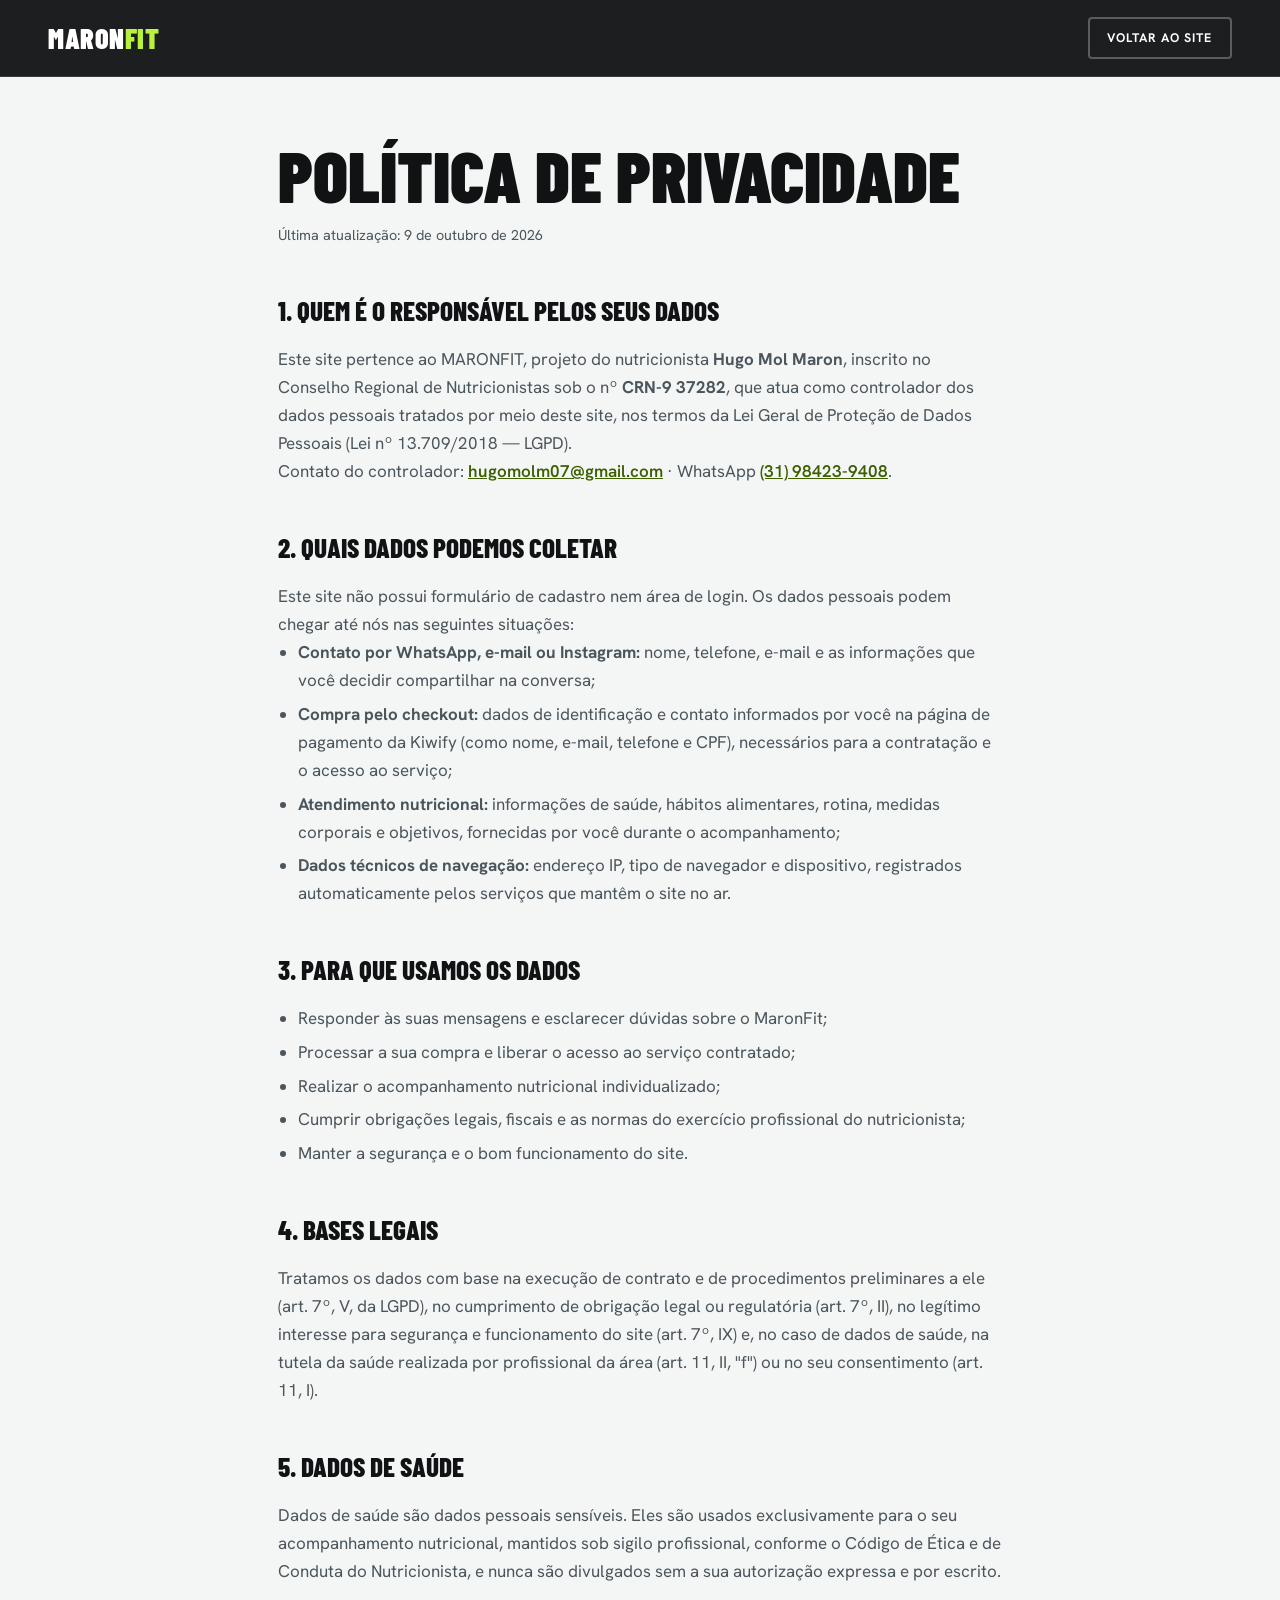
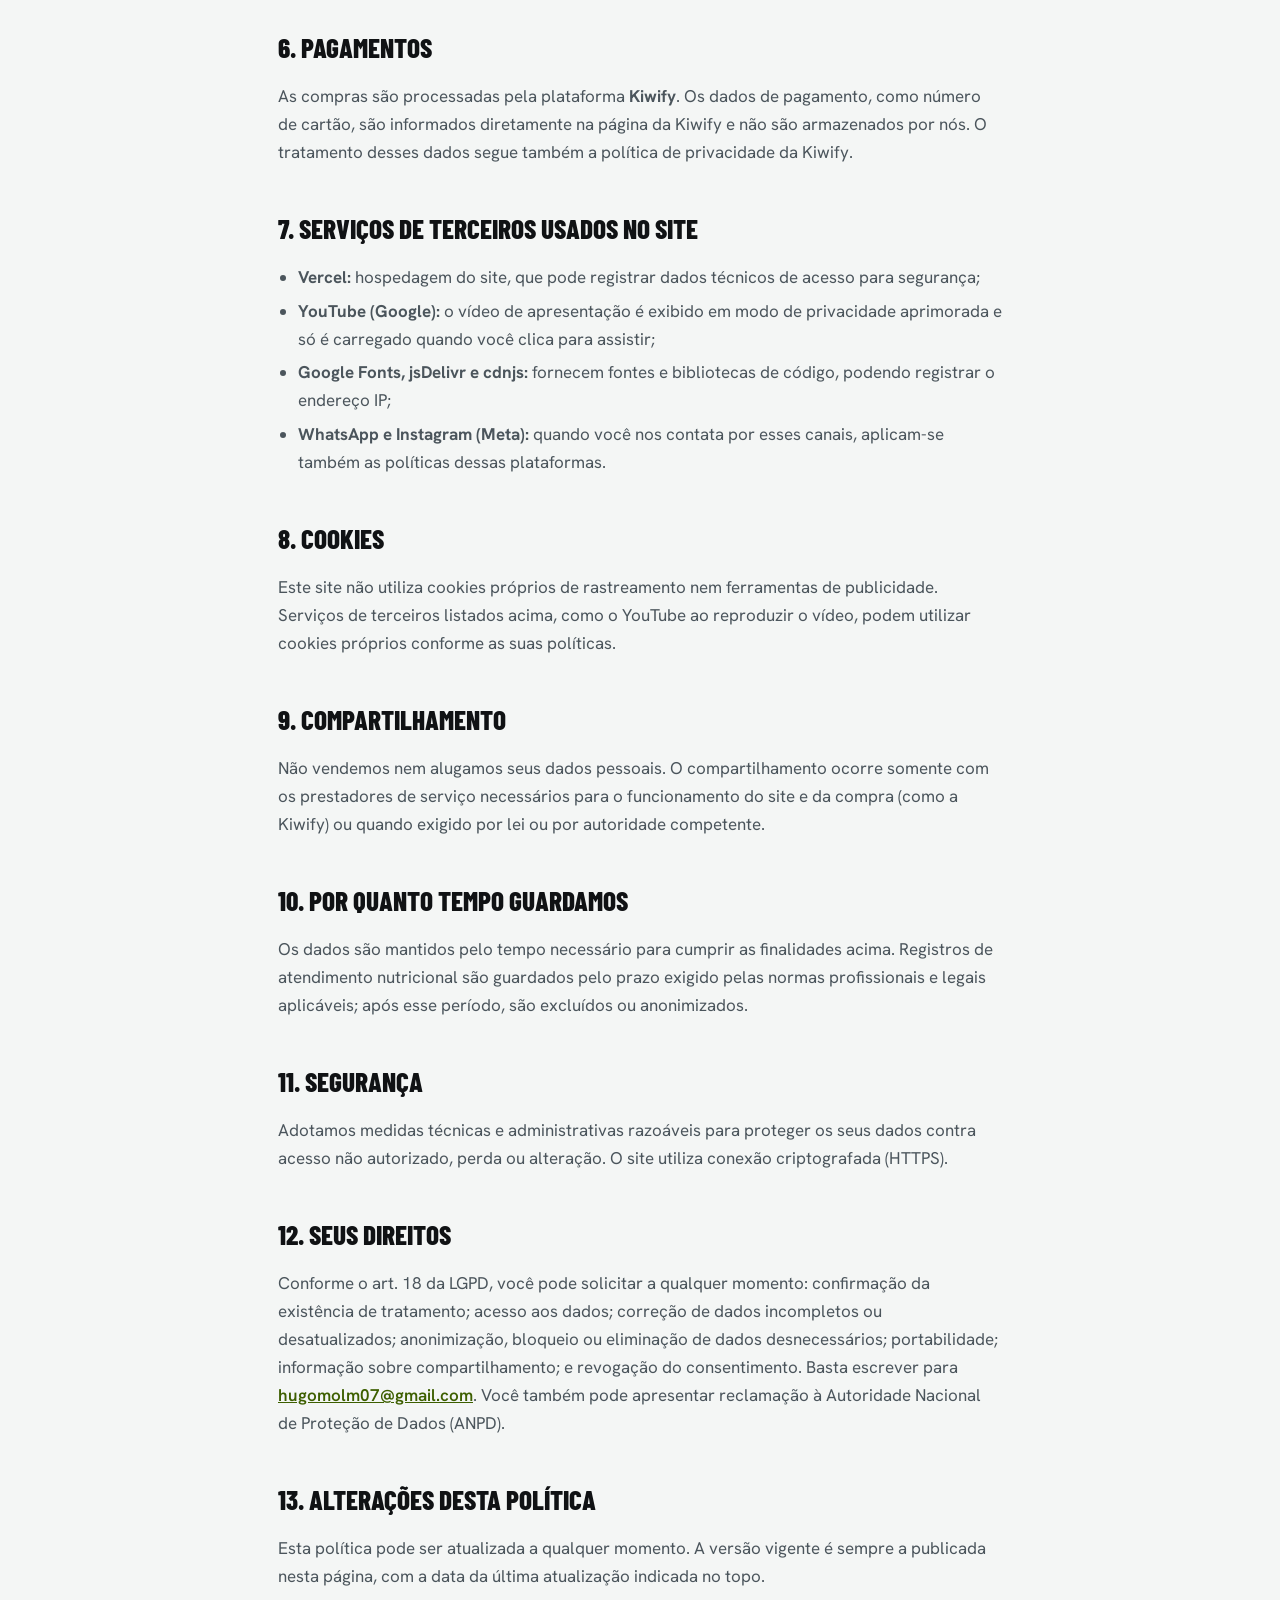
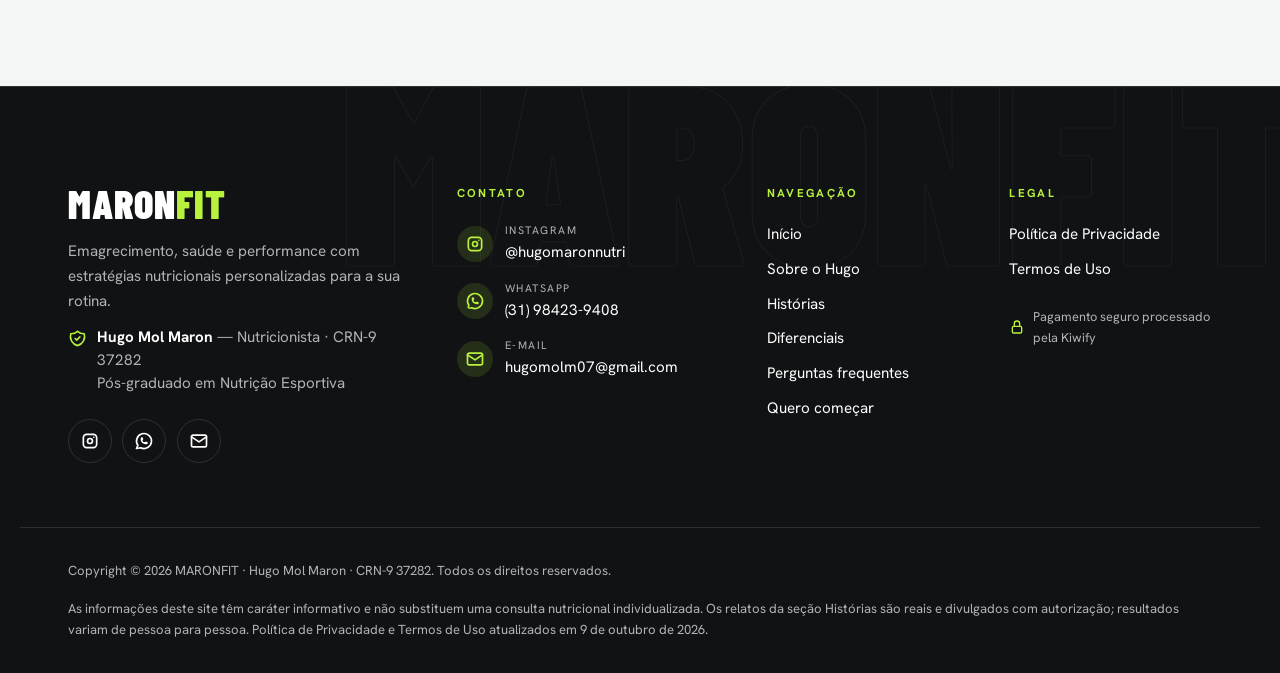
<file: politica-de-privacidade.html>
<!DOCTYPE html>
<html lang="pt-BR">
<head>
  <meta charset="UTF-8">
  <meta name="viewport" content="width=device-width, initial-scale=1, viewport-fit=cover">
  <title>Política de Privacidade | MARONFIT</title>
  <meta name="description" content="Política de Privacidade do site MARONFIT — Hugo Mol Maron, Nutricionista (CRN-9 37282).">
  <meta name="robots" content="noindex, follow">
  <link rel="icon" href="assets/img/favicon.svg" type="image/svg+xml">
  <link rel="preconnect" href="https://fonts.googleapis.com">
  <link rel="preconnect" href="https://fonts.gstatic.com" crossorigin>
  <link href="https://fonts.googleapis.com/css2?family=Barlow+Condensed:wght@800;900&family=Hanken+Grotesk:wght@400;600;700&display=swap" rel="stylesheet">
  <link rel="stylesheet" href="css/style.css?v=33">
</head>
<body>
<header class="site-header is-scrolled">
  <div class="header-inner">
    <a href="index.html" class="logo" aria-label="MARONFIT — voltar ao início">MARON<span>FIT</span></a>
    <a class="btn btn-ghost btn-sm" href="index.html" style="margin-left:auto">Voltar ao site</a>
  </div>
</header>

<main class="legal">
  <div class="container">
    <h1>Política de Privacidade</h1>
    <p class="updated">Última atualização: 9 de outubro de 2026</p>

    <h2>1. Quem é o responsável pelos seus dados</h2>
    <p>Este site pertence ao MARONFIT, projeto do nutricionista <strong>Hugo Mol Maron</strong>, inscrito no Conselho Regional de Nutricionistas sob o nº <strong>CRN-9 37282</strong>, que atua como controlador dos dados pessoais tratados por meio deste site, nos termos da Lei Geral de Proteção de Dados Pessoais (Lei nº 13.709/2018 — LGPD).</p>
    <p>Contato do controlador: <a href="mailto:hugomolm07@gmail.com">hugomolm07@gmail.com</a> · WhatsApp <a href="https://wa.me/5531984239408" target="_blank" rel="noopener">(31) 98423-9408</a>.</p>

    <h2>2. Quais dados podemos coletar</h2>
    <p>Este site não possui formulário de cadastro nem área de login. Os dados pessoais podem chegar até nós nas seguintes situações:</p>
    <ul>
      <li><strong>Contato por WhatsApp, e-mail ou Instagram:</strong> nome, telefone, e-mail e as informações que você decidir compartilhar na conversa;</li>
      <li><strong>Compra pelo checkout:</strong> dados de identificação e contato informados por você na página de pagamento da Kiwify (como nome, e-mail, telefone e CPF), necessários para a contratação e o acesso ao serviço;</li>
      <li><strong>Atendimento nutricional:</strong> informações de saúde, hábitos alimentares, rotina, medidas corporais e objetivos, fornecidas por você durante o acompanhamento;</li>
      <li><strong>Dados técnicos de navegação:</strong> endereço IP, tipo de navegador e dispositivo, registrados automaticamente pelos serviços que mantêm o site no ar.</li>
    </ul>

    <h2>3. Para que usamos os dados</h2>
    <ul>
      <li>Responder às suas mensagens e esclarecer dúvidas sobre o MaronFit;</li>
      <li>Processar a sua compra e liberar o acesso ao serviço contratado;</li>
      <li>Realizar o acompanhamento nutricional individualizado;</li>
      <li>Cumprir obrigações legais, fiscais e as normas do exercício profissional do nutricionista;</li>
      <li>Manter a segurança e o bom funcionamento do site.</li>
    </ul>

    <h2>4. Bases legais</h2>
    <p>Tratamos os dados com base na execução de contrato e de procedimentos preliminares a ele (art. 7º, V, da LGPD), no cumprimento de obrigação legal ou regulatória (art. 7º, II), no legítimo interesse para segurança e funcionamento do site (art. 7º, IX) e, no caso de dados de saúde, na tutela da saúde realizada por profissional da área (art. 11, II, "f") ou no seu consentimento (art. 11, I).</p>

    <h2>5. Dados de saúde</h2>
    <p>Dados de saúde são dados pessoais sensíveis. Eles são usados exclusivamente para o seu acompanhamento nutricional, mantidos sob sigilo profissional, conforme o Código de Ética e de Conduta do Nutricionista, e nunca são divulgados sem a sua autorização expressa e por escrito.</p>

    <h2>6. Pagamentos</h2>
    <p>As compras são processadas pela plataforma <strong>Kiwify</strong>. Os dados de pagamento, como número de cartão, são informados diretamente na página da Kiwify e não são armazenados por nós. O tratamento desses dados segue também a política de privacidade da Kiwify.</p>

    <h2>7. Serviços de terceiros usados no site</h2>
    <ul>
      <li><strong>Vercel:</strong> hospedagem do site, que pode registrar dados técnicos de acesso para segurança;</li>
      <li><strong>YouTube (Google):</strong> o vídeo de apresentação é exibido em modo de privacidade aprimorada e só é carregado quando você clica para assistir;</li>
      <li><strong>Google Fonts, jsDelivr e cdnjs:</strong> fornecem fontes e bibliotecas de código, podendo registrar o endereço IP;</li>
      <li><strong>WhatsApp e Instagram (Meta):</strong> quando você nos contata por esses canais, aplicam-se também as políticas dessas plataformas.</li>
    </ul>

    <h2>8. Cookies</h2>
    <p>Este site não utiliza cookies próprios de rastreamento nem ferramentas de publicidade. Serviços de terceiros listados acima, como o YouTube ao reproduzir o vídeo, podem utilizar cookies próprios conforme as suas políticas.</p>

    <h2>9. Compartilhamento</h2>
    <p>Não vendemos nem alugamos seus dados pessoais. O compartilhamento ocorre somente com os prestadores de serviço necessários para o funcionamento do site e da compra (como a Kiwify) ou quando exigido por lei ou por autoridade competente.</p>

    <h2>10. Por quanto tempo guardamos</h2>
    <p>Os dados são mantidos pelo tempo necessário para cumprir as finalidades acima. Registros de atendimento nutricional são guardados pelo prazo exigido pelas normas profissionais e legais aplicáveis; após esse período, são excluídos ou anonimizados.</p>

    <h2>11. Segurança</h2>
    <p>Adotamos medidas técnicas e administrativas razoáveis para proteger os seus dados contra acesso não autorizado, perda ou alteração. O site utiliza conexão criptografada (HTTPS).</p>

    <h2>12. Seus direitos</h2>
    <p>Conforme o art. 18 da LGPD, você pode solicitar a qualquer momento: confirmação da existência de tratamento; acesso aos dados; correção de dados incompletos ou desatualizados; anonimização, bloqueio ou eliminação de dados desnecessários; portabilidade; informação sobre compartilhamento; e revogação do consentimento. Basta escrever para <a href="mailto:hugomolm07@gmail.com">hugomolm07@gmail.com</a>. Você também pode apresentar reclamação à Autoridade Nacional de Proteção de Dados (ANPD).</p>

    <h2>13. Alterações desta política</h2>
    <p>Esta política pode ser atualizada a qualquer momento. A versão vigente é sempre a publicada nesta página, com a data da última atualização indicada no topo.</p>

  </div>
</main>

<!-- ============ RODAPÉ ============ -->
<footer class="footer">
  <div class="footer-word" aria-hidden="true">MARONFIT</div>
  <div class="container footer-grid footer-grid--full">
    <div class="footer-brand">
      <a href="index.html#inicio" class="logo logo--lg">MARON<span>FIT</span></a>
      <p>Emagrecimento, saúde e performance com estratégias nutricionais personalizadas para a sua rotina.</p>
      <p class="footer-pro"><svg class="icon" viewBox="0 0 24 24" aria-hidden="true"><path d="M12 3a12 12 0 0 0 8.5 3A12 12 0 0 1 12 21A12 12 0 0 1 3.5 6A12 12 0 0 0 12 3"/><path d="M9 12l2 2l4-4"/></svg> <span><strong>Hugo Mol Maron</strong> — Nutricionista · CRN-9 37282<br>Pós-graduado em Nutrição Esportiva</span></p>
      <ul class="footer-social" aria-label="Redes sociais">
        <li><a href="https://www.instagram.com/hugomaronnutri" target="_blank" rel="noopener" aria-label="Instagram"><svg class="icon" viewBox="0 0 24 24" aria-hidden="true"><path d="M4 8a4 4 0 0 1 4-4h8a4 4 0 0 1 4 4v8a4 4 0 0 1-4 4H8a4 4 0 0 1-4-4z"/><path d="M9 12a3 3 0 1 0 6 0a3 3 0 0 0-6 0"/><path d="M16.5 7.5v.01"/></svg></a></li>
        <li><a href="https://wa.me/5531984239408" target="_blank" rel="noopener" aria-label="WhatsApp"><svg class="icon" viewBox="0 0 24 24" aria-hidden="true"><path d="M3 21l1.65-3.8a9 9 0 1 1 3.4 2.9L3 21"/><path d="M9 10a.5.5 0 0 0 1 0V9a.5.5 0 0 0-1 0v1a5 5 0 0 0 5 5h1a.5.5 0 0 0 0-1h-1a.5.5 0 0 0 0 1"/></svg></a></li>
        <li><a href="mailto:hugomolm07@gmail.com" aria-label="E-mail"><svg class="icon" viewBox="0 0 24 24" aria-hidden="true"><path d="M3 7a2 2 0 0 1 2-2h14a2 2 0 0 1 2 2v10a2 2 0 0 1-2 2H5a2 2 0 0 1-2-2z"/><path d="M3 7l9 6l9-6"/></svg></a></li>
      </ul>
    </div>
    <div>
      <p class="footer-heading">Contato</p>
      <ul class="footer-list footer-list--icons">
        <li><a href="https://www.instagram.com/hugomaronnutri" target="_blank" rel="noopener"><svg class="icon" viewBox="0 0 24 24" aria-hidden="true"><path d="M4 8a4 4 0 0 1 4-4h8a4 4 0 0 1 4 4v8a4 4 0 0 1-4 4H8a4 4 0 0 1-4-4z"/><path d="M9 12a3 3 0 1 0 6 0a3 3 0 0 0-6 0"/><path d="M16.5 7.5v.01"/></svg><span><small>Instagram</small>@hugomaronnutri</span></a></li>
        <li><a href="https://wa.me/5531984239408" target="_blank" rel="noopener"><svg class="icon" viewBox="0 0 24 24" aria-hidden="true"><path d="M3 21l1.65-3.8a9 9 0 1 1 3.4 2.9L3 21"/><path d="M9 10a.5.5 0 0 0 1 0V9a.5.5 0 0 0-1 0v1a5 5 0 0 0 5 5h1a.5.5 0 0 0 0-1h-1a.5.5 0 0 0 0 1"/></svg><span><small>WhatsApp</small>(31) 98423-9408</span></a></li>
        <li><a href="mailto:hugomolm07@gmail.com"><svg class="icon" viewBox="0 0 24 24" aria-hidden="true"><path d="M3 7a2 2 0 0 1 2-2h14a2 2 0 0 1 2 2v10a2 2 0 0 1-2 2H5a2 2 0 0 1-2-2z"/><path d="M3 7l9 6l9-6"/></svg><span><small>E-mail</small>hugomolm07@gmail.com</span></a></li>
      </ul>
    </div>
    <div>
      <p class="footer-heading">Navegação</p>
      <ul class="footer-list">
        <li><a href="index.html#inicio">Início</a></li>
        <li><a href="index.html#sobre">Sobre o Hugo</a></li>
        <li><a href="index.html#resultados">Histórias</a></li>
        <li><a href="index.html#diferenciais">Diferenciais</a></li>
        <li><a href="index.html#faq">Perguntas frequentes</a></li>
        <li><a href="https://pay.kiwify.com.br/GdFh7je">Quero começar</a></li>
      </ul>
    </div>
    <div>
      <p class="footer-heading">Legal</p>
      <ul class="footer-list">
        <li><a href="politica-de-privacidade.html">Política de Privacidade</a></li>
        <li><a href="termos-de-uso.html">Termos de Uso</a></li>
      </ul>
      <p class="footer-secure"><svg class="icon" viewBox="0 0 24 24" aria-hidden="true"><path d="M5 13a2 2 0 0 1 2-2h10a2 2 0 0 1 2 2v6a2 2 0 0 1-2 2H7a2 2 0 0 1-2-2z"/><path d="M8 11V7a4 4 0 1 1 8 0v4"/></svg> Pagamento seguro processado pela Kiwify</p>
    </div>
  </div>
  <div class="container footer-bottom">
    <p>Copyright © 2026 MARONFIT · Hugo Mol Maron · CRN-9 37282. Todos os direitos reservados.</p>
    <p>As informações deste site têm caráter informativo e não substituem uma consulta nutricional individualizada. Os relatos da seção Histórias são reais e divulgados com autorização; resultados variam de pessoa para pessoa. Política de Privacidade e Termos de Uso atualizados em 9 de outubro de 2026.</p>
  </div>
</footer>
</body>
</html>
</file>
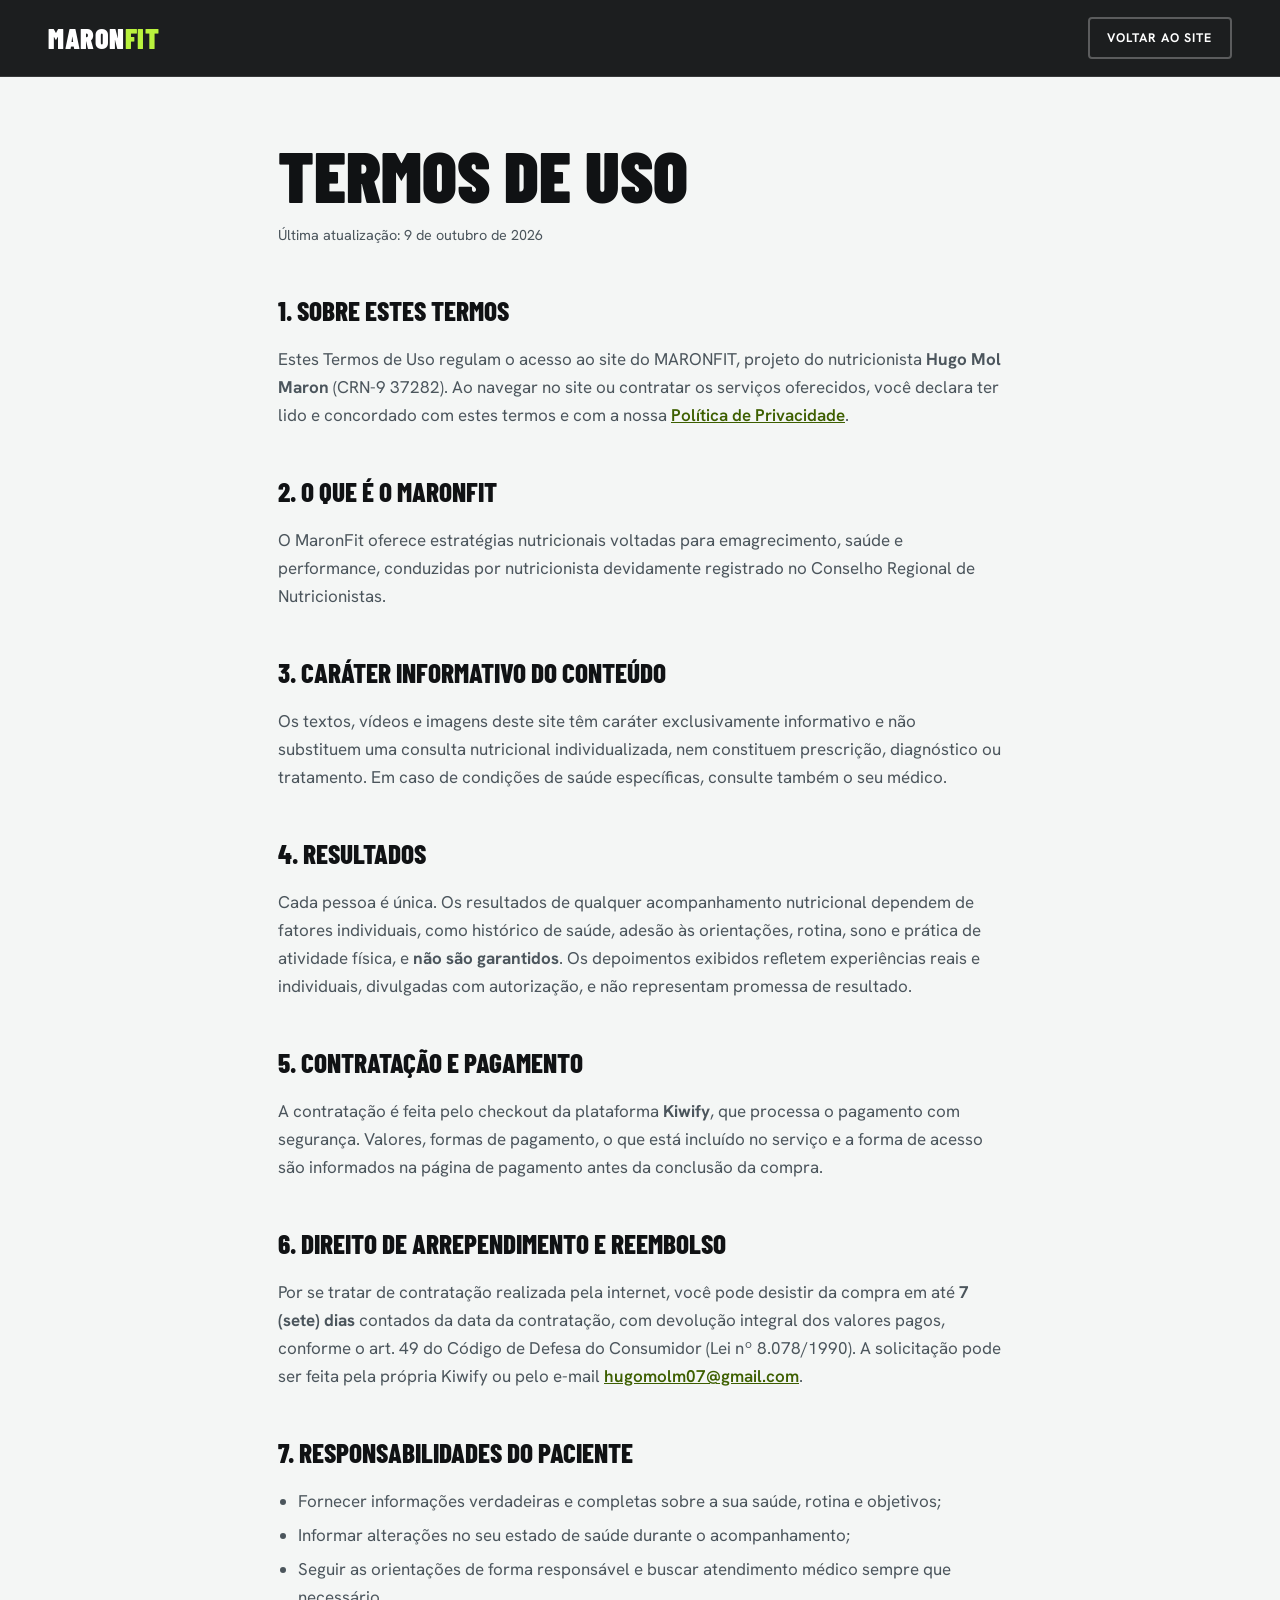
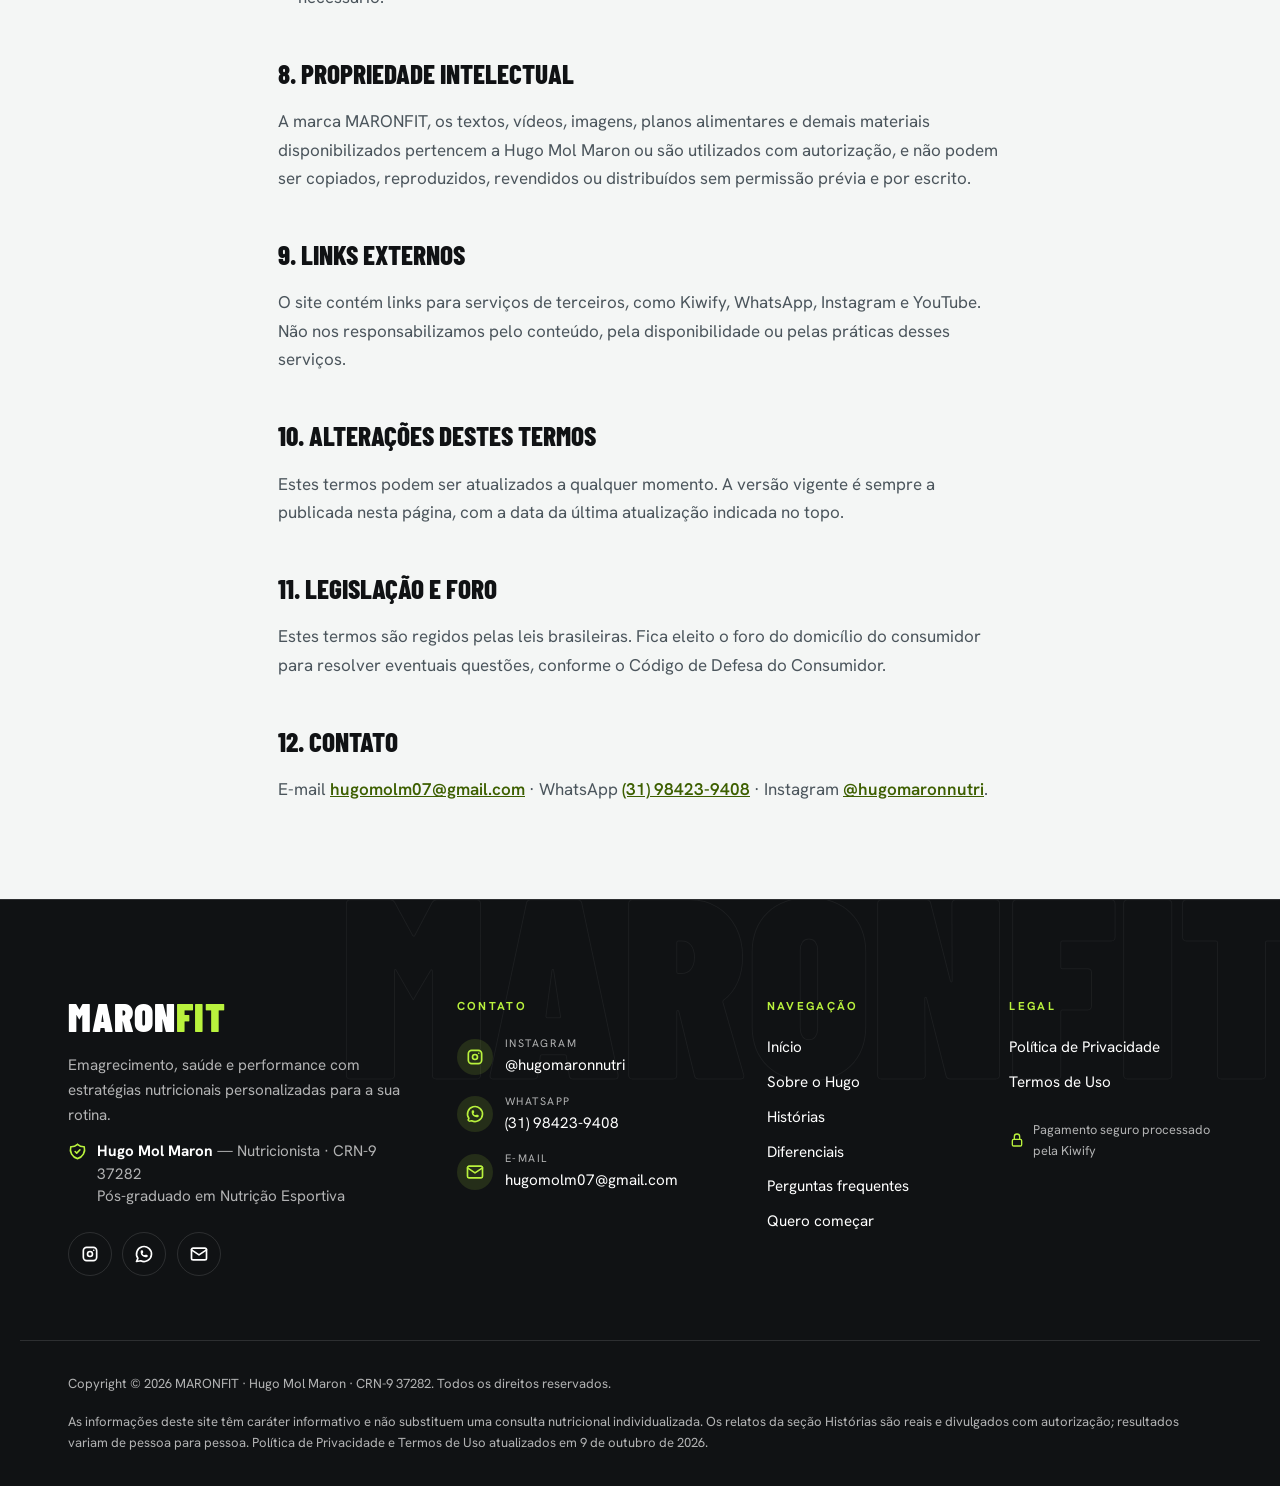
<file: termos-de-uso.html>
<!DOCTYPE html>
<html lang="pt-BR">
<head>
  <meta charset="UTF-8">
  <meta name="viewport" content="width=device-width, initial-scale=1, viewport-fit=cover">
  <title>Termos de Uso | MARONFIT</title>
  <meta name="description" content="Termos de Uso do site MARONFIT — Hugo Mol Maron, Nutricionista (CRN-9 37282).">
  <meta name="robots" content="noindex, follow">
  <link rel="icon" href="assets/img/favicon.svg" type="image/svg+xml">
  <link rel="preconnect" href="https://fonts.googleapis.com">
  <link rel="preconnect" href="https://fonts.gstatic.com" crossorigin>
  <link href="https://fonts.googleapis.com/css2?family=Barlow+Condensed:wght@800;900&family=Hanken+Grotesk:wght@400;600;700&display=swap" rel="stylesheet">
  <link rel="stylesheet" href="css/style.css?v=33">
</head>
<body>
<header class="site-header is-scrolled">
  <div class="header-inner">
    <a href="index.html" class="logo" aria-label="MARONFIT — voltar ao início">MARON<span>FIT</span></a>
    <a class="btn btn-ghost btn-sm" href="index.html" style="margin-left:auto">Voltar ao site</a>
  </div>
</header>

<main class="legal">
  <div class="container">
    <h1>Termos de Uso</h1>
    <p class="updated">Última atualização: 9 de outubro de 2026</p>

    <h2>1. Sobre estes termos</h2>
    <p>Estes Termos de Uso regulam o acesso ao site do MARONFIT, projeto do nutricionista <strong>Hugo Mol Maron</strong> (CRN-9 37282). Ao navegar no site ou contratar os serviços oferecidos, você declara ter lido e concordado com estes termos e com a nossa <a href="politica-de-privacidade.html">Política de Privacidade</a>.</p>

    <h2>2. O que é o MaronFit</h2>
    <p>O MaronFit oferece estratégias nutricionais voltadas para emagrecimento, saúde e performance, conduzidas por nutricionista devidamente registrado no Conselho Regional de Nutricionistas.</p>

    <h2>3. Caráter informativo do conteúdo</h2>
    <p>Os textos, vídeos e imagens deste site têm caráter exclusivamente informativo e não substituem uma consulta nutricional individualizada, nem constituem prescrição, diagnóstico ou tratamento. Em caso de condições de saúde específicas, consulte também o seu médico.</p>

    <h2>4. Resultados</h2>
    <p>Cada pessoa é única. Os resultados de qualquer acompanhamento nutricional dependem de fatores individuais, como histórico de saúde, adesão às orientações, rotina, sono e prática de atividade física, e <strong>não são garantidos</strong>. Os depoimentos exibidos refletem experiências reais e individuais, divulgadas com autorização, e não representam promessa de resultado.</p>

    <h2>5. Contratação e pagamento</h2>
    <p>A contratação é feita pelo checkout da plataforma <strong>Kiwify</strong>, que processa o pagamento com segurança. Valores, formas de pagamento, o que está incluído no serviço e a forma de acesso são informados na página de pagamento antes da conclusão da compra.</p>

    <h2>6. Direito de arrependimento e reembolso</h2>
    <p>Por se tratar de contratação realizada pela internet, você pode desistir da compra em até <strong>7 (sete) dias</strong> contados da data da contratação, com devolução integral dos valores pagos, conforme o art. 49 do Código de Defesa do Consumidor (Lei nº 8.078/1990). A solicitação pode ser feita pela própria Kiwify ou pelo e-mail <a href="mailto:hugomolm07@gmail.com">hugomolm07@gmail.com</a>.</p>

    <h2>7. Responsabilidades do paciente</h2>
    <ul>
      <li>Fornecer informações verdadeiras e completas sobre a sua saúde, rotina e objetivos;</li>
      <li>Informar alterações no seu estado de saúde durante o acompanhamento;</li>
      <li>Seguir as orientações de forma responsável e buscar atendimento médico sempre que necessário.</li>
    </ul>

    <h2>8. Propriedade intelectual</h2>
    <p>A marca MARONFIT, os textos, vídeos, imagens, planos alimentares e demais materiais disponibilizados pertencem a Hugo Mol Maron ou são utilizados com autorização, e não podem ser copiados, reproduzidos, revendidos ou distribuídos sem permissão prévia e por escrito.</p>

    <h2>9. Links externos</h2>
    <p>O site contém links para serviços de terceiros, como Kiwify, WhatsApp, Instagram e YouTube. Não nos responsabilizamos pelo conteúdo, pela disponibilidade ou pelas práticas desses serviços.</p>

    <h2>10. Alterações destes termos</h2>
    <p>Estes termos podem ser atualizados a qualquer momento. A versão vigente é sempre a publicada nesta página, com a data da última atualização indicada no topo.</p>

    <h2>11. Legislação e foro</h2>
    <p>Estes termos são regidos pelas leis brasileiras. Fica eleito o foro do domicílio do consumidor para resolver eventuais questões, conforme o Código de Defesa do Consumidor.</p>

    <h2>12. Contato</h2>
    <p>E-mail <a href="mailto:hugomolm07@gmail.com">hugomolm07@gmail.com</a> · WhatsApp <a href="https://wa.me/5531984239408" target="_blank" rel="noopener">(31) 98423-9408</a> · Instagram <a href="https://www.instagram.com/hugomaronnutri" target="_blank" rel="noopener">@hugomaronnutri</a>.</p>

  </div>
</main>

<!-- ============ RODAPÉ ============ -->
<footer class="footer">
  <div class="footer-word" aria-hidden="true">MARONFIT</div>
  <div class="container footer-grid footer-grid--full">
    <div class="footer-brand">
      <a href="index.html#inicio" class="logo logo--lg">MARON<span>FIT</span></a>
      <p>Emagrecimento, saúde e performance com estratégias nutricionais personalizadas para a sua rotina.</p>
      <p class="footer-pro"><svg class="icon" viewBox="0 0 24 24" aria-hidden="true"><path d="M12 3a12 12 0 0 0 8.5 3A12 12 0 0 1 12 21A12 12 0 0 1 3.5 6A12 12 0 0 0 12 3"/><path d="M9 12l2 2l4-4"/></svg> <span><strong>Hugo Mol Maron</strong> — Nutricionista · CRN-9 37282<br>Pós-graduado em Nutrição Esportiva</span></p>
      <ul class="footer-social" aria-label="Redes sociais">
        <li><a href="https://www.instagram.com/hugomaronnutri" target="_blank" rel="noopener" aria-label="Instagram"><svg class="icon" viewBox="0 0 24 24" aria-hidden="true"><path d="M4 8a4 4 0 0 1 4-4h8a4 4 0 0 1 4 4v8a4 4 0 0 1-4 4H8a4 4 0 0 1-4-4z"/><path d="M9 12a3 3 0 1 0 6 0a3 3 0 0 0-6 0"/><path d="M16.5 7.5v.01"/></svg></a></li>
        <li><a href="https://wa.me/5531984239408" target="_blank" rel="noopener" aria-label="WhatsApp"><svg class="icon" viewBox="0 0 24 24" aria-hidden="true"><path d="M3 21l1.65-3.8a9 9 0 1 1 3.4 2.9L3 21"/><path d="M9 10a.5.5 0 0 0 1 0V9a.5.5 0 0 0-1 0v1a5 5 0 0 0 5 5h1a.5.5 0 0 0 0-1h-1a.5.5 0 0 0 0 1"/></svg></a></li>
        <li><a href="mailto:hugomolm07@gmail.com" aria-label="E-mail"><svg class="icon" viewBox="0 0 24 24" aria-hidden="true"><path d="M3 7a2 2 0 0 1 2-2h14a2 2 0 0 1 2 2v10a2 2 0 0 1-2 2H5a2 2 0 0 1-2-2z"/><path d="M3 7l9 6l9-6"/></svg></a></li>
      </ul>
    </div>
    <div>
      <p class="footer-heading">Contato</p>
      <ul class="footer-list footer-list--icons">
        <li><a href="https://www.instagram.com/hugomaronnutri" target="_blank" rel="noopener"><svg class="icon" viewBox="0 0 24 24" aria-hidden="true"><path d="M4 8a4 4 0 0 1 4-4h8a4 4 0 0 1 4 4v8a4 4 0 0 1-4 4H8a4 4 0 0 1-4-4z"/><path d="M9 12a3 3 0 1 0 6 0a3 3 0 0 0-6 0"/><path d="M16.5 7.5v.01"/></svg><span><small>Instagram</small>@hugomaronnutri</span></a></li>
        <li><a href="https://wa.me/5531984239408" target="_blank" rel="noopener"><svg class="icon" viewBox="0 0 24 24" aria-hidden="true"><path d="M3 21l1.65-3.8a9 9 0 1 1 3.4 2.9L3 21"/><path d="M9 10a.5.5 0 0 0 1 0V9a.5.5 0 0 0-1 0v1a5 5 0 0 0 5 5h1a.5.5 0 0 0 0-1h-1a.5.5 0 0 0 0 1"/></svg><span><small>WhatsApp</small>(31) 98423-9408</span></a></li>
        <li><a href="mailto:hugomolm07@gmail.com"><svg class="icon" viewBox="0 0 24 24" aria-hidden="true"><path d="M3 7a2 2 0 0 1 2-2h14a2 2 0 0 1 2 2v10a2 2 0 0 1-2 2H5a2 2 0 0 1-2-2z"/><path d="M3 7l9 6l9-6"/></svg><span><small>E-mail</small>hugomolm07@gmail.com</span></a></li>
      </ul>
    </div>
    <div>
      <p class="footer-heading">Navegação</p>
      <ul class="footer-list">
        <li><a href="index.html#inicio">Início</a></li>
        <li><a href="index.html#sobre">Sobre o Hugo</a></li>
        <li><a href="index.html#resultados">Histórias</a></li>
        <li><a href="index.html#diferenciais">Diferenciais</a></li>
        <li><a href="index.html#faq">Perguntas frequentes</a></li>
        <li><a href="https://pay.kiwify.com.br/GdFh7je">Quero começar</a></li>
      </ul>
    </div>
    <div>
      <p class="footer-heading">Legal</p>
      <ul class="footer-list">
        <li><a href="politica-de-privacidade.html">Política de Privacidade</a></li>
        <li><a href="termos-de-uso.html">Termos de Uso</a></li>
      </ul>
      <p class="footer-secure"><svg class="icon" viewBox="0 0 24 24" aria-hidden="true"><path d="M5 13a2 2 0 0 1 2-2h10a2 2 0 0 1 2 2v6a2 2 0 0 1-2 2H7a2 2 0 0 1-2-2z"/><path d="M8 11V7a4 4 0 1 1 8 0v4"/></svg> Pagamento seguro processado pela Kiwify</p>
    </div>
  </div>
  <div class="container footer-bottom">
    <p>Copyright © 2026 MARONFIT · Hugo Mol Maron · CRN-9 37282. Todos os direitos reservados.</p>
    <p>As informações deste site têm caráter informativo e não substituem uma consulta nutricional individualizada. Os relatos da seção Histórias são reais e divulgados com autorização; resultados variam de pessoa para pessoa. Política de Privacidade e Termos de Uso atualizados em 9 de outubro de 2026.</p>
  </div>
</footer>
</body>
</html>
</file>
<file: css/style.css>
/* =========================================================
   MARONFIT — estilos
   Paleta e fontes centralizadas nas variáveis abaixo.
   ========================================================= */

:root {
  --black: #101214;
  --graphite: #1d2328;
  --graphite-2: #262d33;
  --lime: #b9f23d;
  --lime-dark: #9fd626;
  --white: #ffffff;
  --light: #f4f6f5;

  --text-on-dark: #ffffff;
  --muted-on-dark: rgba(255, 255, 255, 0.68);
  --line-on-dark: rgba(255, 255, 255, 0.12);
  --text-on-light: #101214;
  --muted-on-light: #4b555c;
  --line-on-light: rgba(16, 18, 20, 0.12);

  --font-display: "Barlow Condensed", "Arial Narrow", Impact, sans-serif;
  --font-body: "Hanken Grotesk", "Segoe UI", system-ui, -apple-system, sans-serif;

  --container: 1240px;
  --gutter: clamp(1.25rem, 4vw, 3rem);
  --section-y: clamp(5rem, 11vw, 9.5rem);
  --header-h: 76px;
  --radius: 4px;
  --ease: cubic-bezier(0.22, 1, 0.36, 1);
}

/* ---------- Reset básico ---------- */
*, *::before, *::after { box-sizing: border-box; }
html { -webkit-text-size-adjust: 100%; scroll-padding-top: var(--header-h); }
html.lenis, html.lenis body { height: auto; }
.lenis.lenis-smooth { scroll-behavior: auto !important; }
@media (prefers-reduced-motion: no-preference) {
  html:not(.lenis) { scroll-behavior: smooth; }
}
body {
  margin: 0;
  background: var(--black);
  color: var(--text-on-dark);
  font-family: var(--font-body);
  font-size: 1.0625rem;
  line-height: 1.65;
  -webkit-font-smoothing: antialiased;
  text-rendering: optimizeLegibility;
  overflow-x: hidden;
}
body.menu-open { overflow: hidden; }
img { max-width: 100%; display: block; }
a { color: inherit; }
ul, ol { margin: 0; padding: 0; list-style: none; }
h1, h2, h3, p { margin: 0; }
button { font: inherit; color: inherit; }
[hidden] { display: none !important; }
::selection { background: var(--lime); color: var(--black); }

:focus-visible {
  outline: 2px solid var(--lime);
  outline-offset: 3px;
}

.skip-link {
  position: absolute; left: 1rem; top: -100px; z-index: 200;
  background: var(--lime); color: var(--black);
  padding: .75rem 1rem; font-weight: 700; text-decoration: none;
}
.skip-link:focus { top: 1rem; }

.container {
  width: 100%;
  max-width: var(--container);
  margin-inline: auto;
  padding-inline: var(--gutter);
}

.icon {
  width: 1.25em; height: 1.25em;
  flex: none;
  fill: none; stroke: currentColor; stroke-width: 2;
  stroke-linecap: round; stroke-linejoin: round;
}

.lime { color: var(--lime); }

/* ---------- Tipografia ---------- */
.label {
  display: inline-block;
  font-size: .75rem;
  font-weight: 700;
  letter-spacing: .2em;
  text-transform: uppercase;
  color: var(--lime);
  margin-bottom: 1.25rem;
}
.light .label { color: #4f7a00; }

.section-title {
  font-family: var(--font-display);
  font-weight: 800;
  text-transform: uppercase;
  font-size: clamp(2.6rem, 6.2vw, 5.4rem);
  line-height: .95;
  letter-spacing: -.005em;
  text-wrap: balance;
}
.section-lead {
  font-size: clamp(1.05rem, 1.4vw, 1.25rem);
  color: var(--muted-on-dark);
  max-width: 38rem;
}
.light .section-lead { color: var(--muted-on-light); }

.prose p + p { margin-top: 1.1em; }

/* ---------- Botões ---------- */
.btn {
  --btn-bg: transparent;
  display: inline-flex; align-items: center; justify-content: center; gap: .65rem;
  padding: 1rem 1.5rem;
  border: 2px solid transparent;
  border-radius: var(--radius);
  background: var(--btn-bg);
  font-family: var(--font-body);
  font-size: .875rem;
  font-weight: 700;
  letter-spacing: .08em;
  text-transform: uppercase;
  text-decoration: none;
  line-height: 1.2;
  text-align: center;
  cursor: pointer;
  transition: transform .35s var(--ease), background-color .25s, color .25s, box-shadow .35s var(--ease), border-color .25s;
}
.btn .icon { transition: transform .35s var(--ease); }
.btn:hover .icon { transform: translateX(3px); }

.btn-primary { --btn-bg: var(--lime); color: var(--black); }
.btn-primary:hover {
  transform: translateY(-2px);
  box-shadow: 0 14px 34px -10px rgba(185, 242, 61, .55);
}
.btn-ghost { color: var(--white); border-color: rgba(255, 255, 255, .28); }
.btn-ghost:hover { border-color: var(--lime); color: var(--lime); }
.btn-dark { --btn-bg: var(--black); color: var(--white); }
.btn-dark:hover { --btn-bg: var(--graphite); transform: translateY(-2px); }

.btn-sm { padding: .7rem 1.1rem; font-size: .78rem; }
.btn-lg { padding: 1.15rem 1.75rem; }
.btn-xl { padding: 1.35rem 2.25rem; font-size: 1rem; }
.btn-block { width: 100%; }

.text-link {
  display: inline-flex; align-items: center; gap: .5rem;
  margin-top: 2rem;
  font-weight: 700; font-size: .9rem; letter-spacing: .08em; text-transform: uppercase;
  color: var(--lime); text-decoration: none;
  border-bottom: 2px solid currentColor; padding-bottom: .25rem;
}
.text-link:hover .icon { transform: translateX(4px); }
.text-link .icon { transition: transform .3s var(--ease); }
.text-link--center { display: flex; width: max-content; margin: 3rem auto 0; }

/* ---------- Cabeçalho ---------- */
.site-header {
  position: fixed; inset: 0 0 auto; z-index: 100;
  padding-top: env(safe-area-inset-top, 0px);
  transition: background-color .35s, border-color .35s, backdrop-filter .35s;
  border-bottom: 1px solid transparent;
}
.site-header.is-scrolled {
  background: rgba(16, 18, 20, .95);
  backdrop-filter: blur(14px);
  -webkit-backdrop-filter: blur(14px);
  border-bottom-color: var(--line-on-dark);
}
.header-inner {
  max-width: 1440px; margin-inline: auto;
  height: var(--header-h);
  padding-inline: var(--gutter);
  display: flex; align-items: center; gap: 2rem;
}
.logo {
  font-family: var(--font-display);
  font-weight: 900; font-size: 1.75rem; letter-spacing: .02em;
  text-decoration: none; color: var(--white); line-height: 1;
}
.logo span { color: var(--lime); }
.logo--lg { font-size: 2.5rem; }

.nav { margin-left: auto; }
.nav ul { display: flex; gap: 2rem; }
.nav a {
  position: relative;
  font-size: .82rem; font-weight: 600; letter-spacing: .06em; text-transform: uppercase;
  text-decoration: none; color: var(--muted-on-dark);
  transition: color .25s;
}
.nav a::after {
  content: ""; position: absolute; left: 0; bottom: -6px;
  width: 100%; height: 2px; background: var(--lime);
  transform: scaleX(0); transform-origin: right; transition: transform .35s var(--ease);
}
.nav a:hover, .nav a.is-active { color: var(--white); }
.nav a:hover::after, .nav a.is-active::after { transform: scaleX(1); transform-origin: left; }

.menu-toggle {
  display: none;
  margin-left: auto;
  width: 44px; height: 44px;
  background: none; border: 0; cursor: pointer;
  position: relative;
}
.menu-toggle span {
  position: absolute; left: 10px; right: 10px; height: 2px; background: var(--white);
  transition: transform .35s var(--ease), top .35s var(--ease);
}
.menu-toggle span:first-child { top: 17px; }
.menu-toggle span:last-child { top: 25px; }
.menu-toggle[aria-expanded="true"] span:first-child { top: 21px; transform: rotate(45deg); }
.menu-toggle[aria-expanded="true"] span:last-child { top: 21px; transform: rotate(-45deg); }

.mobile-menu {
  position: fixed; inset: 0; z-index: 90;
  background: var(--black);
  padding: calc(var(--header-h) + env(safe-area-inset-top, 0px) + 2rem) var(--gutter) calc(2rem + env(safe-area-inset-bottom, 0px));
  display: flex; flex-direction: column; gap: 2rem;
  overflow-y: auto;
}
.mobile-menu ul { display: grid; gap: .25rem; }
.mobile-menu nav a {
  display: block;
  font-family: var(--font-display); font-weight: 800; text-transform: uppercase;
  font-size: clamp(2.2rem, 10vw, 3rem); line-height: 1.15;
  text-decoration: none; color: var(--white);
}
.mobile-menu nav a:hover { color: var(--lime); }
.mobile-menu-meta { color: var(--muted-on-dark); font-size: .9rem; }

/* ---------- Hero ---------- */
.hero {
  position: relative;
  min-height: 100vh; min-height: 100svh;
  display: flex; align-items: center;
  padding-top: calc(var(--header-h) + 3rem);
  padding-bottom: 5rem;
  overflow: hidden;
  background: var(--black);
}
.hero::after { /* grão sutil */
  content: ""; position: absolute; inset: 0; pointer-events: none; opacity: .5; z-index: 1;
  background-image: url("data:image/svg+xml,%3Csvg xmlns='http://www.w3.org/2000/svg' width='160' height='160'%3E%3Cfilter id='n'%3E%3CfeTurbulence type='fractalNoise' baseFrequency='.9' numOctaves='2' stitchTiles='stitch'/%3E%3CfeColorMatrix values='0 0 0 0 1 0 0 0 0 1 0 0 0 0 1 0 0 0 .05 0'/%3E%3C/filter%3E%3Crect width='100%25' height='100%25' filter='url(%23n)'/%3E%3C/svg%3E");
}
.hero-media { position: absolute; inset: 0 0 0 6%; }
.hero-media .bg-video { object-position: 72% 30%; }
.hero-shade {
  position: absolute; inset: 0; pointer-events: none;
  background:
    linear-gradient(90deg, rgba(16, 18, 20, .96) 0%, rgba(16, 18, 20, .86) 30%, rgba(16, 18, 20, .35) 55%, rgba(16, 18, 20, 0) 75%),
    linear-gradient(0deg, var(--black) 0%, rgba(16, 18, 20, 0) 28%);
}
.hero-grid {
  position: relative; z-index: 2;
  display: grid;
  grid-template-columns: minmax(0, 760px);
}
.hero-badge {
  position: absolute; z-index: 2;
  right: var(--gutter); bottom: 7rem;
  background: rgba(16, 18, 20, .92);
  border-left: 4px solid var(--lime);
  padding: .9rem 1.2rem;
}
.hero-badge strong {
  display: block;
  font-family: var(--font-display); font-weight: 800; font-size: 1.3rem; text-transform: uppercase; line-height: 1.1;
}
.hero-badge > span { font-size: .82rem; color: var(--muted-on-dark); }

/* ---------- Hero com vídeo de vendas (VSL) ---------- */
.hero.hero--vsl {
  min-height: 0;
  align-items: center;
  padding-top: calc(var(--header-h) + clamp(2.5rem, 5vw, 4rem));
  padding-bottom: clamp(4rem, 8vw, 6rem);
  text-align: center;
}
.hero-glow {
  position: absolute; left: 50%; top: 42%; z-index: 0;
  width: min(1100px, 120vw); aspect-ratio: 1;
  transform: translate(-50%, -50%);
  background: radial-gradient(circle, rgba(185, 242, 61, .16) 0%, rgba(185, 242, 61, .05) 38%, transparent 66%);
  pointer-events: none;
}
.hero-vsl {
  position: relative; z-index: 2;
  max-width: 1100px;
  display: flex; flex-direction: column; align-items: center;
}
.hero--vsl .eyebrow { margin-bottom: 1.5rem; }
.hero-kicker {
  max-width: 44rem;
  margin-bottom: 1rem;
  font-size: clamp(1.05rem, 1.6vw, 1.3rem); font-weight: 600;
  color: var(--lime);
}
.hero--vsl .hero-line { font-size: clamp(2.1rem, min(4.3vw, 7.2vh), 3.9rem); }
.hero--vsl .hero-sub { margin: 1.25rem auto 0; max-width: 40rem; }

.vsl { width: 100%; margin-top: clamp(2rem, 4vw, 2.75rem); }
.vsl-player {
  position: relative; display: block;
  aspect-ratio: 16 / 9;
  border-radius: 12px; overflow: hidden;
  background: #000;
  box-shadow: 0 0 0 1px rgba(185, 242, 61, .35), 0 0 70px -10px rgba(185, 242, 61, .35), 0 40px 80px -30px rgba(0, 0, 0, .9);
}
.vsl-player img { width: 100%; height: 100%; object-fit: cover; object-position: 70% 30%; filter: brightness(.55); transition: filter .4s, transform .8s var(--ease); }
.vsl-player:hover img { filter: brightness(.7); transform: scale(1.02); }
.vsl-player iframe { position: absolute; inset: 0; width: 100%; height: 100%; border: 0; }
.vsl-play {
  position: absolute; left: 50%; top: 50%;
  width: clamp(72px, 9vw, 104px); aspect-ratio: 1;
  transform: translate(-50%, -50%);
  display: grid; place-items: center;
  border-radius: 50%;
  background: var(--lime); color: var(--black);
  box-shadow: 0 0 0 0 rgba(185, 242, 61, .6);
  animation: vslPing 2s infinite;
  transition: transform .35s var(--ease);
}
.vsl-play svg { width: 42%; height: 42%; margin-left: 8%; fill: currentColor; }
.vsl-player:hover .vsl-play { transform: translate(-50%, -50%) scale(1.08); }
.vsl-label {
  position: absolute; left: 50%; bottom: clamp(1rem, 3vw, 1.75rem);
  transform: translateX(-50%);
  padding: .5rem 1rem; border-radius: 999px;
  background: rgba(16, 18, 20, .85);
  font-size: .75rem; font-weight: 700; letter-spacing: .14em; text-transform: uppercase;
  white-space: nowrap;
}
@keyframes vslPing {
  0%   { box-shadow: 0 0 0 0 rgba(185, 242, 61, .6); }
  70%  { box-shadow: 0 0 0 26px rgba(185, 242, 61, 0); }
  100% { box-shadow: 0 0 0 0 rgba(185, 242, 61, 0); }
}

/* Player da VSL (Atomicat) */
.vsl-frame {
  position: relative;
  border-radius: 12px; overflow: hidden;
  background: #000;
  box-shadow: 0 0 0 1px rgba(185, 242, 61, .35), 0 0 70px -10px rgba(185, 242, 61, .35), 0 40px 80px -30px rgba(0, 0, 0, .9);
}
.vsl-frame video-js:not(.vjs-fluid) { display: block; aspect-ratio: 16 / 9; width: 100%; }
/* Botão revelado após o tempo de vídeo */
.vsl-cta.is-revealed { animation: ctaReveal .8s var(--ease) both; }
@keyframes ctaReveal { from { opacity: 0; transform: translateY(24px) scale(.96); } }

/* Botão pulsante abaixo do vídeo: verde do site, texto e contorno pretos */
.vsl-cta { margin-top: clamp(2rem, 4vw, 2.75rem); display: flex; flex-direction: column; align-items: center; gap: .9rem; }
.btn-vsl {
  display: inline-flex; align-items: center; justify-content: center; gap: .75rem;
  min-height: 64px;
  padding: 1.25rem clamp(1.75rem, 4vw, 3rem);
  background: var(--lime); color: var(--black);
  border: 3px solid var(--black);
  border-radius: 8px;
  font-family: var(--font-body); font-weight: 800;
  font-size: clamp(.95rem, 1.6vw, 1.15rem); letter-spacing: .06em; text-transform: uppercase;
  text-decoration: none; text-align: center;
  /* anel verde por fora do contorno preto, para o contorno aparecer no fundo escuro */
  box-shadow: 0 0 0 3px var(--lime);
  animation: btnPulse 1.8s ease-in-out infinite;
}
/* Mesmo botão em outras seções */
.identify .btn-vsl, .cta-inner .btn-vsl { margin-top: clamp(1.75rem, 3.5vw, 2.5rem); }
.btn-vsl .icon { width: 1.5rem; height: 1.5rem; }
.btn-vsl:hover { animation-play-state: paused; transform: scale(1.04); }
@keyframes btnPulse {
  0%   { transform: scale(1);    box-shadow: 0 0 0 3px var(--lime), 0 0 0 3px rgba(185, 242, 61, .55); }
  50%  { transform: scale(1.05); box-shadow: 0 0 0 3px var(--lime), 0 0 0 18px rgba(185, 242, 61, 0); }
  100% { transform: scale(1);    box-shadow: 0 0 0 3px var(--lime), 0 0 0 3px rgba(185, 242, 61, 0); }
}
.vsl-cta-note { font-size: .85rem; color: var(--muted-on-dark); }
.hero--vsl .hero-trust { justify-content: center; text-align: center; width: 100%; max-width: 760px; }
.hero--vsl .scroll-cue { display: none; }

/* ---------- Vídeos e molduras de mídia ---------- */
.bg-video {
  display: block;
  width: 100%; height: 100%;
  object-fit: cover;
  background: var(--graphite);
}
.media-frame {
  position: relative;
  margin: 0;
  overflow: hidden;
  border-radius: var(--radius);
  background: var(--graphite);
}
.media-frame--wide { aspect-ratio: 16 / 10; }
.media-frame--portrait { aspect-ratio: 4 / 5; }
.media-frame--tall { aspect-ratio: 4 / 5; height: 100%; }
.media-frame .bg-video { position: absolute; inset: 0; }
.media-tag {
  position: absolute; left: 1rem; bottom: 1rem; z-index: 1;
  background: var(--black); color: var(--white);
  border-left: 3px solid var(--lime);
  padding: .55rem .8rem;
  font-size: .72rem; font-weight: 700; letter-spacing: .14em; text-transform: uppercase;
}
.section-bg { position: absolute; inset: 0; overflow: hidden; }
.section-bg .bg-video { position: absolute; inset: 0; }

.split {
  display: grid; grid-template-columns: 1fr 1fr;
  gap: clamp(2.5rem, 6vw, 6rem);
  align-items: center;
}
.split--head { margin-bottom: clamp(3.5rem, 7vw, 6rem); }
.split--head .section-head { margin-bottom: 0; }
.eyebrow {
  display: inline-flex; align-items: center; gap: .6rem;
  font-size: .78rem; font-weight: 700; letter-spacing: .18em; text-transform: uppercase;
  color: var(--muted-on-dark);
  margin-bottom: 1.75rem;
}
.dot {
  width: 8px; height: 8px; border-radius: 50%; background: var(--lime);
  box-shadow: 0 0 0 4px rgba(185, 242, 61, .18);
}
.hero-title {
  font-family: var(--font-display);
  font-weight: 900;
  text-transform: uppercase;
  line-height: .9;
  letter-spacing: -.01em;
}
.hero-brand {
  display: block;
  font-size: clamp(1.4rem, 2.4vw, 2.2rem);
  letter-spacing: .14em;
  color: var(--lime);
  margin-bottom: .6rem;
}
.hero-line {
  display: block;
  font-size: clamp(3rem, min(6.4vw, 10.5vh), 7.25rem);
}
.hero-line em {
  font-style: italic;
  color: var(--lime);
}
.hero-title .w { display: inline-block; overflow: hidden; vertical-align: top; padding-right: .08em; margin-right: -.06em; margin-bottom: -.08em; padding-bottom: .08em; }
.hero-title .w > span { display: inline-block; }
.hero-sub {
  margin-top: 1.75rem;
  max-width: 34rem;
  font-size: clamp(1.05rem, 1.35vw, 1.2rem);
  color: var(--muted-on-dark);
}
.hero-actions { display: flex; flex-wrap: wrap; gap: 1rem; margin-top: 2.5rem; }
.hero-trust {
  display: flex; flex-wrap: wrap; gap: .75rem 2.25rem;
  margin-top: 2.75rem; padding-top: 1.75rem;
  border-top: 1px solid var(--line-on-dark);
  font-size: .9rem; color: var(--muted-on-dark);
}
.hero-trust strong { color: var(--white); display: block; font-size: 1rem; }

.scroll-cue {
  position: absolute; left: 50%; bottom: 1.75rem; z-index: 2;
  transform: translateX(-50%);
  display: flex; flex-direction: column; align-items: center; gap: .35rem;
  font-size: .7rem; letter-spacing: .25em; text-transform: uppercase;
  color: var(--muted-on-dark); text-decoration: none;
}
.scroll-cue .icon { animation: bob 2s var(--ease) infinite; }
@keyframes bob { 0%, 100% { transform: translateY(0); } 50% { transform: translateY(6px); } }

/* ---------- Marquee ---------- */
.marquee {
  background: var(--lime);
  color: var(--black);
  overflow: hidden;
  padding-block: clamp(.75rem, 1.6vw, 1.5rem);
  border-block: 1px solid var(--black);
}
.marquee-track {
  display: flex; align-items: center; gap: 3vw;
  width: max-content;
  font-family: var(--font-display); font-weight: 900; text-transform: uppercase;
  font-size: clamp(3.5rem, 12vw, 11rem);
  line-height: .95;
  white-space: nowrap;
  will-change: transform;
}
.marquee-track i { font-style: normal; font-size: .4em; }
.marquee-track .outline { color: transparent; -webkit-text-stroke: 2px var(--black); }
/* animação CSS de reserva (substituída pelo GSAP quando disponível) */
.marquee-track { animation: marquee 28s linear infinite; }
.has-gsap .marquee-track { animation: none; }
@keyframes marquee { to { transform: translateX(-50%); } }

/* ---------- Seções ---------- */
.section { padding-block: var(--section-y); position: relative; }
.section.light { background: var(--light); color: var(--text-on-light); }
.section-head { max-width: 52rem; margin-bottom: clamp(3rem, 6vw, 5rem); }
.section-head .section-lead { margin-top: 1.5rem; }
.section-head--split {
  max-width: none;
  display: grid; grid-template-columns: 1.3fr 1fr; gap: 2rem 4rem; align-items: end;
}
.section-head--split .section-lead { margin-top: 0; }

/* Sobre */
.about { background: var(--black); }
.about-grid {
  display: grid; grid-template-columns: .8fr 1.2fr;
  gap: clamp(3rem, 7vw, 7rem);
  align-items: center;
}
.about-media .bg-video { object-position: center 20%; }
.about-media::after { /* sombra inferior para a legenda */
  content: ""; position: absolute; inset: 0; pointer-events: none;
  box-shadow: inset 0 -120px 80px -60px rgba(16, 18, 20, .8);
}

.text-link--dark { color: var(--black); border-bottom-color: var(--lime-dark); }

/* Sobre: montagem de fotos do Hugo e da esposa */
.about .about-grid { grid-template-columns: 1fr 1.05fr; }
.about-collage {
  position: relative;
  display: grid;
  grid-template-columns: 1fr 1fr;
  gap: clamp(.75rem, 1.6vw, 1.25rem);
  padding: 0 0 clamp(1rem, 2vw, 1.5rem) clamp(1rem, 2vw, 1.5rem);
}
.about-collage::before { /* moldura lima deslocada atrás das fotos */
  content: ""; position: absolute; left: 0; bottom: 0;
  width: 58%; height: 64%;
  border: 2px solid var(--lime); border-radius: 10px;
  pointer-events: none;
}
.collage-col { display: grid; gap: clamp(.75rem, 1.6vw, 1.25rem); align-content: start; }
.collage-col--offset { margin-top: clamp(2rem, 6vw, 4.5rem); }
.collage-item {
  position: relative; margin: 0;
  aspect-ratio: 4 / 4.2;
  border-radius: 10px; overflow: hidden;
  background: var(--graphite);
  box-shadow: 0 30px 60px -30px rgba(0, 0, 0, .9);
}
.collage-item--tall { aspect-ratio: 3 / 4; }
.collage-item img {
  width: 100%; height: 100%; object-fit: cover; object-position: 50% 35%;
  transition: transform 1.2s var(--ease);
}
.collage-item:hover img { transform: scale(1.05); }

/* Fotos do Sobre: contorno neon verde-escuro girando + pulsação */
@property --neon-angle {
  syntax: "<angle>";
  initial-value: 0deg;
  inherits: false;
}
.about-collage .collage-item {
  --neon: #1fe03a;
  --neon-dark: #0a6e1c;
  padding: 3px;
  background: conic-gradient(from var(--neon-angle),
    var(--neon-dark) 0deg, var(--neon) 60deg, #c9ffd2 90deg, var(--neon) 120deg,
    var(--neon-dark) 180deg, var(--neon-dark) 360deg);
  animation:
    neonSpin 4s linear infinite,
    neonPulse 2.6s ease-in-out infinite;
}
.about-collage .collage-item img { border-radius: 8px; }
.about-collage .collage-col:first-child .collage-item:nth-child(2) { animation-delay: -1s, -.65s; }
.about-collage .collage-col--offset .collage-item:nth-child(1)     { animation-delay: -2s, -1.3s; }
.about-collage .collage-col--offset .collage-item:nth-child(2)     { animation-delay: -3s, -1.95s; }
@keyframes neonSpin { to { --neon-angle: 360deg; } }
@keyframes neonPulse {
  0%, 100% { transform: scale(1);     box-shadow: 0 0 10px 0 rgba(31, 224, 58, .35), 0 30px 60px -30px rgba(0, 0, 0, .9); }
  50%      { transform: scale(1.035); box-shadow: 0 0 28px 4px rgba(31, 224, 58, .6), 0 30px 60px -30px rgba(0, 0, 0, .9); }
}
@media (prefers-reduced-motion: reduce) {
  .about-collage .collage-item { animation: none; }
}
.collage-tag {
  position: absolute; z-index: 2;
  left: clamp(2rem, 4vw, 2.75rem); bottom: clamp(2.25rem, 4vw, 3rem);
  padding: .65rem .9rem;
  background: rgba(16, 18, 20, .9);
  border-left: 3px solid var(--lime);
  font-size: .72rem; letter-spacing: .12em; text-transform: uppercase; color: var(--muted-on-dark);
}
.collage-tag strong { display: block; color: var(--white); font-size: .8rem; }

/* Topo: chamada abaixo da headline */
.hero--vsl .hl { display: block; white-space: nowrap; }

.hero--vsl .hero-title { line-height: 1.12; }
.hero--vsl .hl + .hl { margin-top: .22em; }
/* Headline: hierarquia + destaque "marca-texto" (sem pulsar, sem brilho) */
.hero--vsl .hl:first-child { color: rgba(255, 255, 255, .78); }
.hero--vsl .hero-line em {
  font-style: normal;
  color: var(--black);
  padding: 0 .16em;
  margin-left: .04em;
  background: linear-gradient(var(--lime), var(--lime)) no-repeat left 55% / 100% 86%;
  border-radius: 4px;
  -webkit-box-decoration-break: clone; box-decoration-break: clone;
  animation: highlightIn 1s .9s var(--ease) both;
}
@keyframes highlightIn { from { background-size: 0% 86%; } }
/* Orientação discreta abaixo da headline */
.hero--vsl .hero-cue {
  display: inline-flex; align-items: center; gap: .55rem;
  margin-top: 1.4rem;
  font-family: var(--font-body);
  font-size: clamp(.8rem, 1.1vw, .95rem); font-weight: 600;
  letter-spacing: .22em;
  color: var(--muted-on-dark);
}
.hero--vsl .hero-cue::after {
  content: "↓"; color: var(--lime); font-size: 1.15em; letter-spacing: 0;
  animation: bob 2s var(--ease) infinite;
}

@media (max-width: 960px) { .hero--vsl .hl { white-space: normal; } }
.hero-cue {
  display: block;
  margin-top: .9rem;
  font-size: clamp(1.3rem, 2.6vw, 2rem);
  letter-spacing: .04em;
  color: var(--lime);
}

/* Prova social: faixa lateral contínua com cards pulsando */
.proof-marquee {
  position: relative; z-index: 1;
  overflow: hidden;
  padding-block: 1.75rem 1rem;
  -webkit-mask-image: linear-gradient(90deg, transparent 0, #000 7%, #000 93%, transparent 100%);
          mask-image: linear-gradient(90deg, transparent 0, #000 7%, #000 93%, transparent 100%);
}
.proof-track {
  display: flex; gap: var(--proof-gap, 1.5rem);
  width: max-content;
  padding-inline: var(--gutter);
}
/* Sem JS (ou movimento reduzido): lista lateral que se rola manualmente */
.proof-marquee:not(.is-animated) { overflow-x: auto; scroll-snap-type: x mandatory; scrollbar-width: thin; }
.proof-marquee:not(.is-animated) .proof-card { scroll-snap-align: start; }
/* Com JS: a faixa anda sozinha (movida pelo main.js) e pode ser arrastada */
.proof-marquee.is-animated {
  cursor: grab;
  touch-action: pan-y;
  user-select: none; -webkit-user-select: none;
}
.proof-marquee.is-animated.is-dragging { cursor: grabbing; }
.proof-marquee.is-animated .proof-track { padding-inline: 0; will-change: transform; }
.proof-marquee img { -webkit-user-drag: none; pointer-events: none; }

.proof-card {
  --pulse: rgba(185, 242, 61, .55);
  position: relative; flex: none; margin: 0;
  width: clamp(230px, 21vw, 300px);
  border-radius: 10px; overflow: hidden;
  background: var(--graphite);
  box-shadow: 0 0 0 1px rgba(185, 242, 61, .18), 0 26px 50px -26px rgba(0, 0, 0, .85);
  animation: proofPulse 3.2s ease-in-out infinite;
  animation-delay: calc(var(--i, 0) * -.64s);
  transition: transform .5s var(--ease);
}
.proof-card img {
  display: block; width: 100%; height: auto; background: #0b0c0d;
  aspect-ratio: 4 / 5; object-fit: cover; object-position: center;
  animation: proofBreathe 6.4s ease-in-out infinite;
  animation-delay: calc(var(--i, 0) * -1.28s);
}
.proof-card figcaption {
  position: relative;
  padding: .85rem 1rem;
  border-top: 3px solid var(--lime);
  font-size: .72rem; font-weight: 700; letter-spacing: .12em; text-transform: uppercase;
  background: var(--graphite);
}
.proof-card--featured {
  --pulse: rgba(185, 242, 61, .8);
  box-shadow: 0 0 0 2px var(--lime), 0 26px 50px -26px rgba(0, 0, 0, .85);
}
.proof-card--featured figcaption { background: var(--lime); color: var(--black); }
/* Prints de depoimento (texto): inteiros e centralizados sobre fundo branco */
.proof-card--text img { object-fit: contain; background: #fff; padding: 0 .5rem; }
.proof-card:hover { transform: translateY(-8px) scale(1.03); }
@keyframes proofPulse {
  0%, 100% { box-shadow: 0 0 0 1px rgba(185, 242, 61, .18), 0 0 0 0 var(--pulse), 0 26px 50px -26px rgba(0, 0, 0, .85); }
  50%      { box-shadow: 0 0 0 1px rgba(185, 242, 61, .45), 0 0 28px 6px var(--pulse), 0 26px 50px -26px rgba(0, 0, 0, .85); }
}
.proof-card--featured { animation-name: proofPulseFeatured; }
@keyframes proofPulseFeatured {
  0%, 100% { box-shadow: 0 0 0 2px var(--lime), 0 0 0 0 var(--pulse), 0 26px 50px -26px rgba(0, 0, 0, .85); }
  50%      { box-shadow: 0 0 0 2px var(--lime), 0 0 36px 10px var(--pulse), 0 26px 50px -26px rgba(0, 0, 0, .85); }
}
@keyframes proofBreathe {
  0%, 100% { transform: scale(1); }
  50%      { transform: scale(1.045); }
}
.proof-hint {
  position: relative; z-index: 1;
  text-align: center; margin-top: .75rem;
  font-size: .7rem; letter-spacing: .2em; text-transform: uppercase;
  color: var(--muted-on-dark);
}
.proof-marquee:not(.is-animated) + .proof-hint { display: none; }
@media (prefers-reduced-motion: reduce) {
  .proof-card, .proof-card img { animation: none; }
}

/* Trajetória (vídeo de fundo com overlay escuro) */
.trajectory {
  position: relative; overflow: hidden;
  padding-block: clamp(5rem, 10vw, 8rem);
  background: var(--black);
}
.trajectory .section-bg::after {
  content: ""; position: absolute; inset: 0;
  background: linear-gradient(180deg, rgba(16, 18, 20, .9), rgba(16, 18, 20, .82) 50%, rgba(16, 18, 20, .94));
}
.trajectory .container { position: relative; z-index: 1; }
.trajectory-title {
  font-size: .78rem; font-weight: 700; letter-spacing: .2em; text-transform: uppercase;
  color: var(--lime);
  margin-bottom: 2.5rem;
}
.trajectory .timeline {
  display: grid; grid-template-columns: repeat(4, 1fr); gap: 0 2rem;
}
.trajectory .timeline-item:last-child { border-bottom: 0; }
.about-name {
  margin: 1.75rem 0 1.5rem;
  font-size: 1.15rem;
  color: var(--muted-on-dark);
}
.about-name strong { color: var(--white); }
.about .prose { color: var(--muted-on-dark); max-width: 40rem; }
.about .prose strong { font-weight: 700; }
.crn-box {
  display: inline-flex; align-items: center; gap: 1rem;
  margin-top: 2.25rem;
  padding: 1rem 1.25rem;
  border: 1px solid var(--line-on-dark);
  border-radius: var(--radius);
}
.crn-box .icon { color: var(--lime); width: 1.6rem; height: 1.6rem; }
.crn-label { display: block; font-size: .7rem; letter-spacing: .18em; text-transform: uppercase; color: var(--muted-on-dark); }
.crn-value { display: block; font-weight: 700; }
.is-placeholder { color: #ffd166; font-style: italic; }
.about-copy .text-link { display: flex; width: max-content; }

.timeline { position: relative; padding-top: .5rem; }
.timeline-item {
  display: grid; gap: .25rem;
  padding: 1.75rem 0;
  border-top: 1px solid var(--line-on-dark);
}
.timeline-item:last-child { border-bottom: 1px solid var(--line-on-dark); }
.timeline-year {
  font-family: var(--font-display); font-weight: 900;
  font-size: clamp(4rem, 7vw, 6.5rem);
  line-height: .9;
  color: var(--white);
  font-variant-numeric: tabular-nums;
}
.timeline-item:hover .timeline-year { color: var(--lime); }
.timeline-year { transition: color .3s; }
.timeline-year--word { color: var(--lime); text-transform: uppercase; font-size: clamp(3rem, 5.4vw, 5rem); }
.timeline-text { color: var(--muted-on-dark); font-size: 1rem; }

/* Pilares */
.pillars-layout {
  display: grid; grid-template-columns: .85fr 1.15fr;
  gap: clamp(2.5rem, 6vw, 6rem);
  align-items: stretch;
}
.pillars-media { aspect-ratio: auto; min-height: 420px; }
.pillars {
  display: grid; grid-template-columns: 1fr;
  gap: clamp(2rem, 3.5vw, 3rem);
}
.pillar {
  position: relative;
  padding-top: 2rem;
  border-top: 3px solid var(--black);
}
.pillar-num {
  position: absolute; top: 1.25rem; right: 0;
  font-family: var(--font-display); font-weight: 900; font-size: 4.5rem; line-height: 1;
  color: transparent; -webkit-text-stroke: 1.5px rgba(16, 18, 20, .22);
}
.pillar-icon { width: 2.6rem; height: 2.6rem; stroke-width: 1.6; color: var(--black); margin-bottom: 1.75rem; }
.pillar h3 {
  font-family: var(--font-display); font-weight: 800; text-transform: uppercase;
  font-size: clamp(1.8rem, 2.6vw, 2.4rem); line-height: 1; margin-bottom: .9rem;
}
.pillar p { color: var(--muted-on-light); }
.pillar::after {
  content: ""; position: absolute; left: 0; top: -3px; height: 3px; width: 0;
  background: var(--lime-dark); transition: width .6s var(--ease);
}
.pillar:hover::after { width: 100%; }

/* Como funciona */
.steps-section { background: var(--graphite); }
.steps-grid {
  display: grid; grid-template-columns: .9fr 1.1fr;
  gap: clamp(3rem, 7vw, 7rem);
  align-items: start;
}
.steps-sticky { position: sticky; top: calc(var(--header-h) + 3rem); }
.steps-sticky .btn { margin-top: 2rem; }
.steps-media { margin-top: 2.25rem; }
.steps-wrap { position: relative; padding-left: 2.5rem; }
.steps-progress {
  position: absolute; left: 0; top: 0; bottom: 0; width: 2px;
  background: var(--line-on-dark);
}
.steps-progress span {
  display: block; width: 100%; height: 100%;
  background: var(--lime);
  transform-origin: top; transform: scaleY(1);
}
.has-gsap .steps-progress span { transform: scaleY(0); }
.step {
  display: grid; grid-template-columns: auto 1fr; gap: 1.75rem;
  padding-block: clamp(2.5rem, 6vw, 5rem);
}
.step + .step { border-top: 1px solid var(--line-on-dark); }
.step-num {
  font-family: var(--font-display); font-weight: 900; font-size: clamp(3.5rem, 6vw, 5.5rem); line-height: .85;
  color: var(--lime);
}
.step h3 {
  font-family: var(--font-display); font-weight: 800; text-transform: uppercase;
  font-size: clamp(2rem, 3.4vw, 3rem); line-height: 1; margin-bottom: .75rem;
}
.step p { color: var(--muted-on-dark); max-width: 30rem; }

/* Histórias */
.stories { background: var(--black); overflow: hidden; }
.stories .section-bg { bottom: auto; height: min(100%, 900px); }
.stories .section-bg::after {
  content: ""; position: absolute; inset: 0;
  background: linear-gradient(180deg, rgba(16, 18, 20, .72) 0%, rgba(16, 18, 20, .8) 45%, var(--black) 100%);
}
.stories .container { position: relative; z-index: 1; }
.stories .section-lead { color: rgba(255, 255, 255, .82); }

/* Diferenciais */
.features-layout {
  display: grid; grid-template-columns: .8fr 1.2fr;
  gap: 1.25rem;
  align-items: stretch;
}
.features-media { aspect-ratio: auto; min-height: 420px; }
.features-media .bg-video { object-position: 30% center; }
.features {
  display: grid; grid-template-columns: repeat(2, 1fr);
  gap: 1.25rem;
}
.feature {
  background: var(--white);
  border: 1px solid var(--line-on-light);
  border-radius: var(--radius);
  padding: 2rem 1.75rem 2.25rem;
  transition: transform .45s var(--ease), box-shadow .45s var(--ease), background-color .3s;
}
.feature:hover {
  transform: translateY(-6px);
  box-shadow: 0 26px 50px -28px rgba(16, 18, 20, .45);
}
.feature-icon {
  display: grid; place-items: center;
  width: 56px; height: 56px; border-radius: var(--radius);
  background: var(--black); color: var(--lime);
  margin-bottom: 2rem;
}
.feature-icon .icon { width: 1.6rem; height: 1.6rem; }
.feature h3 {
  font-family: var(--font-display); font-weight: 800; text-transform: uppercase;
  font-size: 1.65rem; line-height: 1.05; margin-bottom: .75rem;
}
.feature p { color: var(--muted-on-light); font-size: .98rem; }

/* Programas (venda futura) */
.programs { background: var(--graphite); }
.program-grid { display: grid; grid-template-columns: repeat(auto-fit, minmax(260px, 1fr)); gap: 1.25rem; }
.program {
  display: flex; flex-direction: column; gap: 1rem;
  background: var(--black); padding: 2rem; border-radius: var(--radius);
  border: 1px solid var(--line-on-dark);
}
.program--featured { border-color: var(--lime); }
.program-tag { align-self: flex-start; background: var(--lime); color: var(--black); font-size: .7rem; font-weight: 700; letter-spacing: .12em; text-transform: uppercase; padding: .3rem .6rem; }
.program h3 { font-family: var(--font-display); font-weight: 800; text-transform: uppercase; font-size: 2rem; line-height: 1; }
.program p { color: var(--muted-on-dark); }
.program ul { display: grid; gap: .4rem; color: var(--muted-on-dark); font-size: .95rem; }
.program ul li::before { content: "— "; color: var(--lime); }
.program-price { font-family: var(--font-display); font-weight: 800; font-size: 2.4rem; color: var(--lime); }
.program .btn { margin-top: auto; }

/* CTA */
.cta {
  position: relative; overflow: hidden;
  background: var(--black);
  padding-block: clamp(6rem, 14vw, 11rem);
  border-top: 1px solid var(--line-on-dark);
}
.cta-photo {
  position: absolute; top: 0; right: 0; bottom: 0;
  width: min(48%, 720px);
}
.cta-photo img { width: 100%; height: 100%; object-fit: cover; object-position: 50% 25%; }
.cta-photo::after { /* funde a foto com o fundo escuro */
  content: ""; position: absolute; inset: 0;
  background:
    linear-gradient(90deg, var(--black) 0%, rgba(16, 18, 20, .55) 28%, rgba(16, 18, 20, 0) 60%),
    linear-gradient(0deg, rgba(16, 18, 20, .6) 0%, rgba(16, 18, 20, 0) 30%);
}
.cta-glow {
  position: absolute; left: 22%; top: 50%; width: 60vw; height: 60vw; max-width: 760px; max-height: 760px;
  transform: translate(-50%, -50%);
  background: radial-gradient(circle, rgba(185, 242, 61, .2), transparent 62%);
  pointer-events: none;
}
.cta-inner { position: relative; z-index: 1; display: flex; flex-direction: column; align-items: flex-start; }
.cta-inner .btn { margin-top: clamp(2rem, 4vw, 2.75rem); }
.cta-title {
  font-family: var(--font-display); font-weight: 900; text-transform: uppercase;
  font-size: clamp(3rem, 6.6vw, 6.75rem); line-height: .9;
  max-width: 13ch; text-wrap: balance;
}
.cta-sub { margin: 1.75rem 0 2.75rem; font-size: clamp(1.1rem, 1.6vw, 1.35rem); color: var(--muted-on-dark); }

/* Contato */
.contact { background: var(--graphite); }
.contact-grid {
  display: grid; grid-template-columns: 1fr 1fr;
  gap: clamp(3rem, 7vw, 7rem);
  align-items: start;
}
.contact-list { display: grid; margin-top: 2.5rem; }
.contact-list a {
  display: flex; align-items: center; gap: 1.25rem;
  padding: 1.5rem 0;
  border-top: 1px solid var(--line-on-dark);
  text-decoration: none;
  font-size: clamp(1.05rem, 1.6vw, 1.3rem); font-weight: 600;
  word-break: break-word;
  transition: color .25s;
}
.contact-list li:last-child a { border-bottom: 1px solid var(--line-on-dark); }
.contact-list a:hover { color: var(--lime); }
.contact-list small {
  display: block; font-size: .7rem; font-weight: 700; letter-spacing: .18em; text-transform: uppercase;
  color: var(--muted-on-dark);
}
.contact-icon {
  display: grid; place-items: center; flex: none;
  width: 52px; height: 52px; border-radius: 50%;
  background: var(--lime); color: var(--black);
}
.contact-icon .icon { width: 1.4rem; height: 1.4rem; }

.contact-form {
  background: var(--black);
  padding: clamp(1.75rem, 4vw, 3rem);
  border-radius: var(--radius);
  display: grid; gap: 1.25rem;
}
.form-title { font-family: var(--font-display); font-weight: 800; text-transform: uppercase; font-size: 2rem; line-height: 1; }
.field { display: grid; gap: .45rem; }
.field-row { display: grid; grid-template-columns: 1fr 1fr; gap: 1.25rem; }
.field label { font-size: .75rem; font-weight: 700; letter-spacing: .14em; text-transform: uppercase; color: var(--muted-on-dark); }
.field input, .field textarea {
  width: 100%;
  background: var(--graphite);
  border: 1px solid transparent;
  border-bottom: 2px solid rgba(255, 255, 255, .2);
  border-radius: var(--radius) var(--radius) 0 0;
  padding: .9rem 1rem;
  color: var(--white);
  font: inherit; font-size: 1rem;
  transition: border-color .25s, background-color .25s;
}
.field textarea { resize: vertical; min-height: 120px; }
.field input::placeholder, .field textarea::placeholder { color: rgba(255, 255, 255, .35); }
.field input:focus, .field textarea:focus { outline: none; border-bottom-color: var(--lime); background: var(--graphite-2); }
.field.has-error input, .field.has-error textarea { border-bottom-color: #ff6b6b; }
.consent { display: flex; gap: .75rem; align-items: flex-start; font-size: .9rem; color: var(--muted-on-dark); cursor: pointer; }
.consent input { width: 20px; height: 20px; accent-color: var(--lime); margin-top: .15rem; flex: none; }
.consent a { color: var(--lime); }
.consent.has-error span { color: #ff8c8c; }
.form-note {
  display: flex; gap: .65rem; align-items: flex-start;
  font-size: .82rem; color: var(--muted-on-dark); line-height: 1.55;
}
.form-note .icon { color: var(--lime); margin-top: .1rem; }
.form-status { font-size: .9rem; min-height: 1.2em; }
.form-status.is-error { color: #ff8c8c; }
.form-status.is-ok { color: var(--lime); }

/* FAQ */
.faq-grid { display: grid; grid-template-columns: .85fr 1.15fr; gap: clamp(3rem, 7vw, 7rem); align-items: start; }
.faq-head .section-lead { margin: 1.5rem 0 2rem; }
.faq-item { border-top: 1px solid var(--line-on-light); }
.faq-item:last-child { border-bottom: 1px solid var(--line-on-light); }
.faq-item summary {
  list-style: none; cursor: pointer;
  display: flex; justify-content: space-between; align-items: center; gap: 1.5rem;
  padding: 1.6rem 0;
  font-family: var(--font-display); font-weight: 700; text-transform: uppercase;
  font-size: clamp(1.3rem, 2vw, 1.65rem); line-height: 1.1;
}
.faq-item summary::-webkit-details-marker { display: none; }
.faq-item summary::after {
  content: "+"; flex: none;
  display: grid; place-items: center;
  width: 40px; height: 40px; border-radius: 50%;
  background: var(--black); color: var(--lime);
  font-family: var(--font-body); font-size: 1.4rem; font-weight: 500;
  transition: transform .35s var(--ease), background-color .25s;
}
.faq-item[open] summary::after { transform: rotate(45deg); background: var(--lime); color: var(--black); }
.faq-item summary:hover { color: #3d5f00; }
.faq-body { padding: 0 3.5rem 1.75rem 0; color: var(--muted-on-light); }
.faq-body ul { display: grid; gap: .3rem; margin-top: .75rem; }
.faq-body a { color: var(--black); font-weight: 600; }
.faq-item[open] .faq-body { animation: faqIn .45s var(--ease); }
@keyframes faqIn { from { opacity: 0; transform: translateY(-6px); } }

/* Rodapé */
.footer {
  position: relative; overflow: hidden;
  background: var(--black);
  padding: clamp(4rem, 8vw, 6rem) 0 calc(2rem + env(safe-area-inset-bottom, 0px));
  border-top: 1px solid var(--line-on-dark);
}
.footer-word {
  position: absolute; right: -2vw; top: -2vw;
  font-family: var(--font-display); font-weight: 900; font-size: 20vw; line-height: .8;
  color: transparent; -webkit-text-stroke: 1px rgba(255, 255, 255, .05);
  pointer-events: none; user-select: none; white-space: nowrap;
}
.footer-grid { position: relative; display: grid; grid-template-columns: 1.4fr 1fr 1fr; gap: 3rem; }
.footer-brand p { color: var(--muted-on-dark); margin-top: .75rem; }
.footer-heading { font-size: .72rem; font-weight: 700; letter-spacing: .2em; text-transform: uppercase; color: var(--lime); margin-bottom: 1.25rem; }
.footer-list { display: grid; gap: .6rem; color: var(--muted-on-dark); font-size: .95rem; }
.footer-list a { text-decoration: none; color: var(--white); word-break: break-word; }
.footer-list a:hover { color: var(--lime); }
/* Rodapé completo */
.footer-grid--full { grid-template-columns: 1.5fr 1.15fr .85fr .9fr; gap: clamp(2rem, 4vw, 3.5rem); }
.footer-brand > p { max-width: 22rem; font-size: .95rem; }
.footer-pro { display: flex; gap: .65rem; align-items: flex-start; color: var(--muted-on-dark); font-size: .9rem; line-height: 1.5; }
.footer-pro .icon { color: var(--lime); flex: none; margin-top: .15rem; }
.footer-pro strong { color: var(--white); }
.footer-social { display: flex; gap: .65rem; margin-top: 1.5rem; }
.footer-social a {
  display: grid; place-items: center;
  width: 44px; height: 44px; border-radius: 50%;
  border: 1px solid var(--line-on-dark);
  color: var(--white); text-decoration: none;
  transition: background-color .25s, color .25s, border-color .25s, transform .3s var(--ease);
}
.footer-social a:hover { background: var(--lime); color: var(--black); border-color: var(--lime); transform: translateY(-3px); }
.footer-social .icon { width: 1.25rem; height: 1.25rem; }
.footer-list--icons { gap: .9rem; }
.footer-list--icons a { display: flex; align-items: center; gap: .75rem; }
.footer-list--icons .icon {
  width: 2.25rem; height: 2.25rem; padding: .5rem; flex: none;
  border-radius: 50%; background: rgba(185, 242, 61, .12); color: var(--lime);
}
.footer-list--icons small { display: block; font-size: .68rem; letter-spacing: .14em; text-transform: uppercase; color: var(--muted-on-dark); }
.footer-secure {
  display: flex; gap: .5rem; align-items: center;
  margin-top: 1.5rem; font-size: .8rem; color: var(--muted-on-dark);
}
.footer-secure .icon { color: var(--lime); flex: none; }
@media (max-width: 1080px) { .footer-grid--full { grid-template-columns: 1fr 1fr; } }
@media (max-width: 600px) { .footer-grid--full { grid-template-columns: 1fr; } }

.footer-bottom {
  position: relative;
  display: flex; flex-wrap: wrap; justify-content: space-between; gap: 1rem;
  margin-top: 4rem; padding-top: 2rem;
  border-top: 1px solid var(--line-on-dark);
  font-size: .82rem; color: var(--muted-on-dark);
}

/* Botão flutuante WhatsApp */
.wa-float {
  position: fixed; z-index: 80;
  right: calc(1.25rem + env(safe-area-inset-right, 0px));
  bottom: calc(1.25rem + env(safe-area-inset-bottom, 0px));
  display: flex; align-items: center; gap: .6rem;
  height: 60px; padding: 0 1.2rem 0 1.1rem;
  border-radius: 999px;
  background: var(--lime); color: var(--black);
  font-weight: 700; font-size: .85rem; letter-spacing: .06em; text-transform: uppercase;
  text-decoration: none;
  box-shadow: 0 16px 36px -12px rgba(0, 0, 0, .6), 0 0 0 0 rgba(185, 242, 61, .5);
  animation: waPulse 2.6s infinite;
  transition: transform .35s var(--ease);
}
.wa-float:hover { transform: scale(1.05); }
/* escondido enquanto o botão principal do vídeo está na tela */
.wa-float.is-hidden { opacity: 0; pointer-events: none; transform: translateY(20px); transition: opacity .3s, transform .3s; }
.wa-float .icon { width: 1.75rem; height: 1.75rem; }
@keyframes waPulse {
  0% { box-shadow: 0 16px 36px -12px rgba(0, 0, 0, .6), 0 0 0 0 rgba(185, 242, 61, .5); }
  70% { box-shadow: 0 16px 36px -12px rgba(0, 0, 0, .6), 0 0 0 16px rgba(185, 242, 61, 0); }
  100% { box-shadow: 0 16px 36px -12px rgba(0, 0, 0, .6), 0 0 0 0 rgba(185, 242, 61, 0); }
}

/* ---------- Páginas legais ---------- */
.legal { padding: calc(var(--header-h) + 4rem) 0 6rem; background: var(--light); color: var(--text-on-light); min-height: 100vh; }
.legal .container { max-width: 820px; }
.legal h1 { font-family: var(--font-display); font-weight: 900; text-transform: uppercase; font-size: clamp(2.6rem, 6vw, 4.5rem); line-height: .95; margin-bottom: 1rem; }
.legal h2 { font-family: var(--font-display); font-weight: 800; text-transform: uppercase; font-size: 1.7rem; margin: 2.5rem 0 .75rem; }
.legal p, .legal li { color: var(--muted-on-light); }
.legal ul { list-style: disc; padding-left: 1.25rem; display: grid; gap: .35rem; }
.legal a { color: #3d5f00; font-weight: 600; }
.legal .updated { font-size: .9rem; }
.legal .notice { margin-top: 1.5rem; padding: 1rem 1.25rem; background: #fff8db; border-left: 4px solid #f5b400; color: #5c4a00; font-size: .92rem; }

/* ---------- Responsivo ---------- */
@media (max-width: 1080px) {
  .nav ul { gap: 1.4rem; }
  .features-layout { grid-template-columns: 1fr; }
  .features-media { aspect-ratio: 16 / 9; min-height: 0; }
  .trajectory .timeline { grid-template-columns: repeat(2, 1fr); }
}

@media (max-width: 960px) {
  .nav, .header-cta { display: none; }
  .menu-toggle { display: block; }

  /* Hero no celular: vídeo em cima, texto embaixo */
  .hero { align-items: flex-end; padding-top: 48svh; padding-bottom: 5.5rem; }
  .hero-media { left: 0; bottom: 30%; }
  .hero-media .bg-video { object-position: 74% 20%; }
  .hero-shade {
    background: linear-gradient(180deg, rgba(16, 18, 20, .35) 0%, rgba(16, 18, 20, 0) 18%, rgba(16, 18, 20, .55) 40%, var(--black) 62%);
  }
  .hero-badge { display: none; }

  .split, .about-grid, .steps-grid, .contact-grid, .faq-grid, .pillars-layout { grid-template-columns: 1fr; }
  .about .about-grid { grid-template-columns: 1fr; }
  .about-collage { max-width: 520px; width: 100%; }
  .pillars-media { aspect-ratio: 16 / 10; min-height: 0; }
  .steps-sticky { position: static; }

  .cta { padding-top: 0; }
  .cta-photo { position: relative; width: 100%; height: auto; aspect-ratio: 4 / 4.3; margin-bottom: -3rem; }
  .cta-photo img { object-position: 50% 20%; }
  .cta-photo::after { background: linear-gradient(180deg, rgba(16, 18, 20, 0) 55%, var(--black) 100%); }
  .cta-glow { display: none; }
  .section-head--split { grid-template-columns: 1fr; }
  .footer-grid { grid-template-columns: 1fr 1fr; }
  .footer-brand { grid-column: 1 / -1; }
}

@media (max-width: 600px) {
  :root { --header-h: 66px; }
  .logo { font-size: 1.5rem; }
  .hero-actions .btn { width: 100%; }
  .hero { padding-top: 42svh; }
  .scroll-cue { display: none; }
  .features { grid-template-columns: 1fr; }
  .trajectory .timeline { grid-template-columns: 1fr; }
  .field-row { grid-template-columns: 1fr; }
  .step { grid-template-columns: 1fr; gap: 1rem; }
  .steps-wrap { padding-left: 1.5rem; }
  .faq-body { padding-right: 0; }
  .footer-grid { grid-template-columns: 1fr; }
  .wa-float { height: 56px; padding: 0; width: 56px; justify-content: center; }
  .wa-float-label { display: none; }
  .btn-xl { width: 100%; padding-inline: 1.25rem; }
  .text-link--center { width: auto; }
}

@media (prefers-reduced-motion: reduce) {
  *, *::before, *::after { animation-duration: .01ms !important; animation-iteration-count: 1 !important; transition-duration: .01ms !important; }
  .marquee-track { animation: none; }
}
</file>
